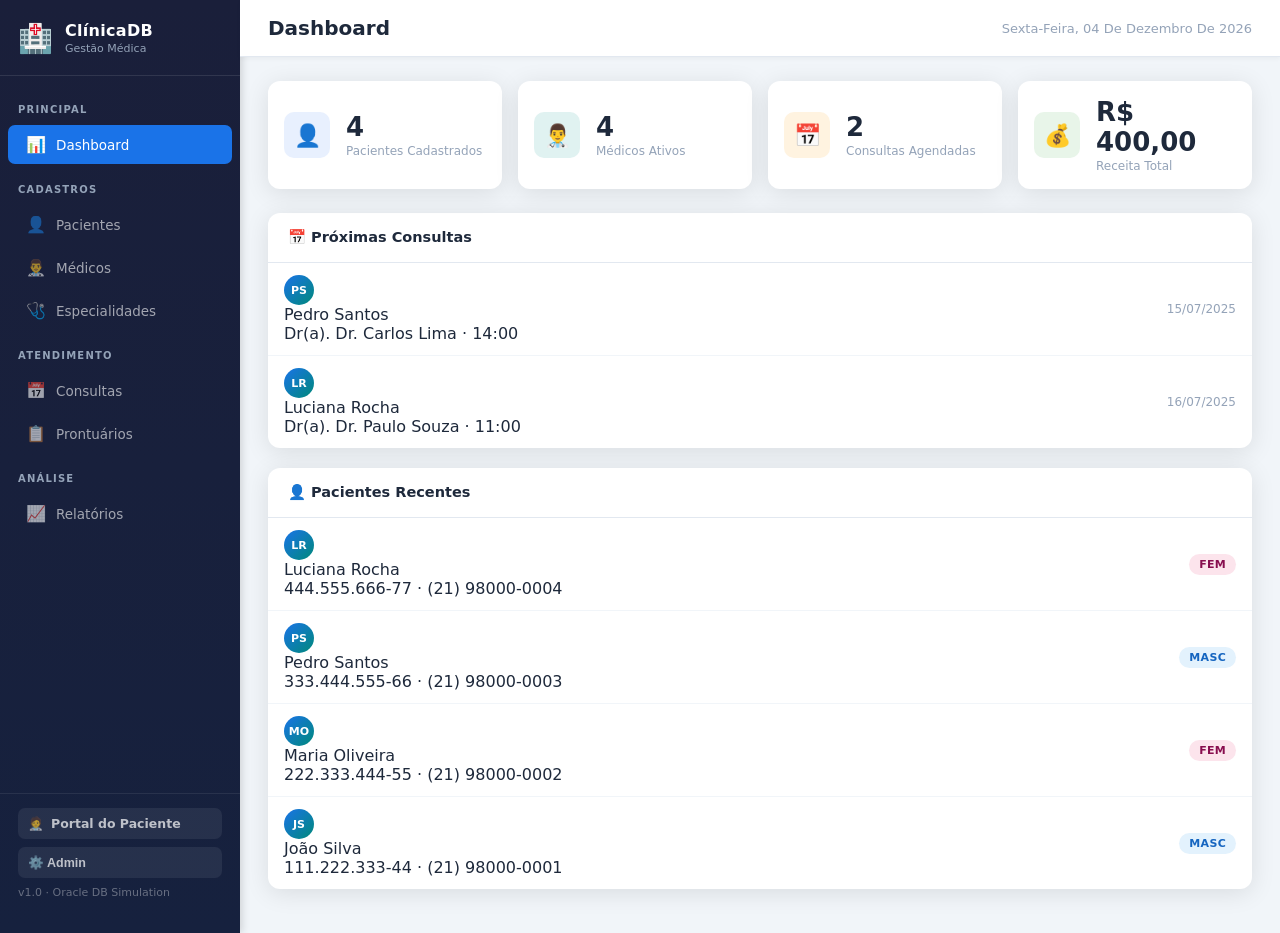
<file: index.html>
<!DOCTYPE html>
<html lang="pt-BR">
<head>
<meta charset="UTF-8"/>
<meta name="viewport" content="width=device-width, initial-scale=1.0"/>
<title>ClínicaDB — Sistema de Gestão Médica</title>
<link rel="stylesheet" href="css/index.css">
</head>
<body>

<!-- ═══ SIDEBAR ═══ -->
<nav id="sidebar">
  <div class="sidebar-logo">
    <span class="icon">🏥</span>
    <div>
      <h1>ClínicaDB</h1>
      <span>Gestão Médica</span>
    </div>
  </div>
  <div class="sidebar-nav">
    <div class="nav-section">Principal</div>
    <div class="nav-item active" data-page="dashboard">
      <span class="nav-icon">📊</span> Dashboard
    </div>

    <div class="nav-section">Cadastros</div>
    <div class="nav-item" data-page="pacientes">
      <span class="nav-icon">👤</span> Pacientes
    </div>
    <div class="nav-item" data-page="medicos">
      <span class="nav-icon">👨‍⚕️</span> Médicos
    </div>
    <div class="nav-item" data-page="especialidades">
      <span class="nav-icon">🩺</span> Especialidades
    </div>

    <div class="nav-section">Atendimento</div>
    <div class="nav-item" data-page="consultas">
      <span class="nav-icon">📅</span> Consultas
    </div>
    <div class="nav-item" data-page="prontuarios">
      <span class="nav-icon">📋</span> Prontuários
    </div>

    <div class="nav-section">Análise</div>
    <div class="nav-item" data-page="relatorios">
      <span class="nav-icon">📈</span> Relatórios
    </div>
  </div>
  <div class="sidebar-footer">
    <a href="login.html">
      <span>🧑‍⚕️</span> Portal do Paciente
    </a>
    <button class="btn-admin" id="btn-admin" title="Painel de Administração">⚙️ Admin</button>
    <span class="version-text">v1.0 · Oracle DB Simulation</span>
  </div>
</nav>

<!-- ═══ MAIN ═══ -->
<div id="main">
  <header id="header">
    <div class="page-title" id="hdr-title">Dashboard</div>
    <div class="header-right">
      <span class="header-date" id="hdr-date"></span>
      <button class="btn-new" id="btn-new">＋ Novo Registro</button>
    </div>
  </header>

  <div id="content">

    <!-- ═══ DASHBOARD ═══ -->
    <div class="page active" id="page-dashboard">
      <div class="stats-grid" id="stats-grid"></div>
      <div class="dash-grid">
        <div class="card">
          <div class="card-header"><span class="card-title">📅 Próximas Consultas</span></div>
          <div id="dash-consultas"></div>
        </div>
        <div class="card">
          <div class="card-header"><span class="card-title">👤 Pacientes Recentes</span></div>
          <div id="dash-pacientes"></div>
        </div>
      </div>
    </div>

    <!-- ═══ PACIENTES ═══ -->
    <div class="page" id="page-pacientes">
      <div class="card">
        <div class="card-header">
          <span class="card-title">Pacientes Cadastrados</span>
        </div>
        <div class="toolbar">
          <div class="search-wrap">
            <span class="search-icon">🔍</span>
            <input type="text" id="search-pac" placeholder="Buscar por nome ou CPF…"/>
          </div>
          <select class="filter-select" id="filter-pac-sexo">
            <option value="">Todos os sexos</option>
            <option value="M">Masculino</option>
            <option value="F">Feminino</option>
            <option value="O">Outro</option>
          </select>
        </div>
        <div class="card-body"><table id="tbl-pacientes">
          <thead><tr>
            <th>#</th><th>Nome</th><th>CPF</th><th>Nascimento</th><th>Sexo</th><th>Telefone</th><th>Ações</th>
          </tr></thead>
          <tbody id="body-pacientes"></tbody>
        </table></div>
      </div>
    </div>

    <!-- ═══ MÉDICOS ═══ -->
    <div class="page" id="page-medicos">
      <div class="card">
        <div class="card-header"><span class="card-title">Médicos da Clínica</span></div>
        <div class="toolbar">
          <div class="search-wrap">
            <span class="search-icon">🔍</span>
            <input type="text" id="search-med" placeholder="Buscar por nome ou CRM…"/>
          </div>
          <select class="filter-select" id="filter-med-esp"></select>
        </div>
        <div class="card-body"><table>
          <thead><tr><th>#</th><th>Nome</th><th>CRM</th><th>Especialidade</th><th>Telefone</th><th>Status</th><th>Ações</th></tr></thead>
          <tbody id="body-medicos"></tbody>
        </table></div>
      </div>
    </div>

    <!-- ═══ ESPECIALIDADES ═══ -->
    <div class="page" id="page-especialidades">
      <div class="card">
        <div class="card-header"><span class="card-title">Especialidades</span></div>
        <div class="card-body"><table>
          <thead><tr><th>#</th><th>Nome</th><th>Descrição</th><th>Status</th><th>Ações</th></tr></thead>
          <tbody id="body-especialidades"></tbody>
        </table></div>
      </div>
    </div>

    <!-- ═══ CONSULTAS ═══ -->
    <div class="page" id="page-consultas">
      <div class="card">
        <div class="card-header"><span class="card-title">Agendamentos e Consultas</span></div>
        <div class="toolbar">
          <div class="search-wrap">
            <span class="search-icon">🔍</span>
            <input type="text" id="search-con" placeholder="Buscar por paciente ou médico…"/>
          </div>
          <select class="filter-select" id="filter-con-status">
            <option value="">Todos os status</option>
            <option value="AGENDADA">Agendada</option>
            <option value="REALIZADA">Realizada</option>
            <option value="CANCELADA">Cancelada</option>
            <option value="FALTA">Falta</option>
          </select>
        </div>
        <div class="card-body"><table>
          <thead><tr><th>#</th><th>Paciente</th><th>Médico</th><th>Data</th><th>Hora</th><th>Status</th><th>Valor</th><th>Ações</th></tr></thead>
          <tbody id="body-consultas"></tbody>
        </table></div>
      </div>
    </div>

    <!-- ═══ PRONTUÁRIOS ═══ -->
    <div class="page" id="page-prontuarios">
      <div class="card">
        <div class="card-header"><span class="card-title">Prontuários Médicos</span></div>
        <div class="toolbar">
          <div class="search-wrap">
            <span class="search-icon">🔍</span>
            <input type="text" id="search-pro" placeholder="Buscar por paciente ou diagnóstico…"/>
          </div>
        </div>
        <div class="card-body"><table>
          <thead><tr><th>#</th><th>Paciente</th><th>Médico</th><th>Data Consulta</th><th>Diagnóstico</th><th>Registro</th><th>Ações</th></tr></thead>
          <tbody id="body-prontuarios"></tbody>
        </table></div>
      </div>
    </div>

    <!-- ═══ RELATÓRIOS ═══ -->
    <div class="page" id="page-relatorios">
      <div class="rel-grid">
        <div class="rel-card active" data-rel="faturamento" onclick="runReport(this,'faturamento')">
          <div class="rel-icon">💰</div>
          <h3>Faturamento</h3>
          <p>Receita por médico</p>
        </div>
        <div class="rel-card" data-rel="consultas_status" onclick="runReport(this,'consultas_status')">
          <div class="rel-icon">📊</div>
          <h3>Status das Consultas</h3>
          <p>Totais por status</p>
        </div>
        <div class="rel-card" data-rel="pacientes_top" onclick="runReport(this,'pacientes_top')">
          <div class="rel-icon">👥</div>
          <h3>Top Pacientes</h3>
          <p>Maior número de consultas</p>
        </div>
        <div class="rel-card" data-rel="medicos_perf" onclick="runReport(this,'medicos_perf')">
          <div class="rel-icon">👨‍⚕️</div>
          <h3>Desempenho Médicos</h3>
          <p>Consultas por especialidade</p>
        </div>
        <div class="rel-card" data-rel="convenios" onclick="runReport(this,'convenios')">
          <div class="rel-icon">🏷️</div>
          <h3>Convênios</h3>
          <p>Pacientes por operadora</p>
        </div>
        <div class="rel-card" data-rel="proximas" onclick="runReport(this,'proximas')">
          <div class="rel-icon">📅</div>
          <h3>Agenda</h3>
          <p>Próximas consultas</p>
        </div>
      </div>
      <div id="rel-output"></div>
    </div>

  </div><!-- /content -->
</div><!-- /main -->

<!-- ═══ MODALS ═══ -->

<!-- Paciente -->
<div class="overlay" id="modal-paciente">
  <div class="modal">
    <div class="modal-header">
      <h2 id="pac-modal-title">Novo Paciente</h2>
      <button class="modal-close" onclick="closeModal('modal-paciente')">✕</button>
    </div>
    <div class="modal-body">
      <div class="form-grid">
        <div class="form-group full"><label>Nome completo *</label><input id="pac-nome" placeholder="Ex: João da Silva"/></div>
        <div class="form-group"><label>CPF *</label><input id="pac-cpf" placeholder="000.000.000-00"/></div>
        <div class="form-group"><label>Data de nascimento *</label><input type="date" id="pac-nasc"/></div>
        <div class="form-group"><label>Sexo *</label>
          <select id="pac-sexo"><option value="">Selecione</option><option value="M">Masculino</option><option value="F">Feminino</option><option value="O">Outro</option></select>
        </div>
        <div class="form-group"><label>Telefone</label><input id="pac-tel" placeholder="(21) 99000-0000"/></div>
        <div class="form-group"><label>E-mail</label><input id="pac-email" placeholder="email@exemplo.com"/></div>
        <div class="form-group full"><label>Endereço</label><input id="pac-end" placeholder="Rua, número, bairro"/></div>
        <div class="form-group"><label>CEP</label><input id="pac-cep" placeholder="00000-000"/></div>
      </div>
    </div>
    <div class="modal-footer">
      <button class="btn btn-ghost" onclick="closeModal('modal-paciente')">Cancelar</button>
      <button class="btn btn-primary" onclick="savePaciente()">💾 Salvar</button>
    </div>
  </div>
</div>

<!-- Médico -->
<div class="overlay" id="modal-medico">
  <div class="modal">
    <div class="modal-header">
      <h2 id="med-modal-title">Novo Médico</h2>
      <button class="modal-close" onclick="closeModal('modal-medico')">✕</button>
    </div>
    <div class="modal-body">
      <div class="form-grid">
        <div class="form-group full"><label>Nome completo *</label><input id="med-nome" placeholder="Dr(a). Nome"/></div>
        <div class="form-group"><label>CRM *</label><input id="med-crm" placeholder="CRM/RJ-00000"/></div>
        <div class="form-group"><label>Especialidade *</label><select id="med-esp"></select></div>
        <div class="form-group"><label>Telefone</label><input id="med-tel" placeholder="(21) 99000-0000"/></div>
        <div class="form-group"><label>E-mail</label><input id="med-email" placeholder="email@clinica.com"/></div>
        <div class="form-group"><label>Status</label>
          <select id="med-ativo"><option value="1">Ativo</option><option value="0">Inativo</option></select>
        </div>
      </div>
    </div>
    <div class="modal-footer">
      <button class="btn btn-ghost" onclick="closeModal('modal-medico')">Cancelar</button>
      <button class="btn btn-primary" onclick="saveMedico()">💾 Salvar</button>
    </div>
  </div>
</div>

<!-- Especialidade -->
<div class="overlay" id="modal-especialidade">
  <div class="modal">
    <div class="modal-header">
      <h2>Especialidade</h2>
      <button class="modal-close" onclick="closeModal('modal-especialidade')">✕</button>
    </div>
    <div class="modal-body">
      <div class="form-grid">
        <div class="form-group full"><label>Nome *</label><input id="esp-nome" placeholder="Ex: Cardiologia"/></div>
        <div class="form-group full"><label>Descrição</label><textarea id="esp-desc" placeholder="Breve descrição da especialidade"></textarea></div>
        <div class="form-group"><label>Status</label>
          <select id="esp-ativo"><option value="1">Ativa</option><option value="0">Inativa</option></select>
        </div>
      </div>
    </div>
    <div class="modal-footer">
      <button class="btn btn-ghost" onclick="closeModal('modal-especialidade')">Cancelar</button>
      <button class="btn btn-primary" onclick="saveEspecialidade()">💾 Salvar</button>
    </div>
  </div>
</div>

<!-- Consulta -->
<div class="overlay" id="modal-consulta">
  <div class="modal">
    <div class="modal-header">
      <h2 id="con-modal-title">Nova Consulta</h2>
      <button class="modal-close" onclick="closeModal('modal-consulta')">✕</button>
    </div>
    <div class="modal-body">
      <div class="form-grid">
        <div class="form-group full"><label>Paciente *</label><select id="con-pac"></select></div>
        <div class="form-group full"><label>Médico *</label><select id="con-med"></select></div>
        <div class="form-group"><label>Data *</label><input type="date" id="con-data"/></div>
        <div class="form-group"><label>Hora *</label><input type="time" id="con-hora"/></div>
        <div class="form-group"><label>Status</label>
          <select id="con-status">
            <option value="AGENDADA">Agendada</option>
            <option value="REALIZADA">Realizada</option>
            <option value="CANCELADA">Cancelada</option>
            <option value="FALTA">Falta</option>
          </select>
        </div>
        <div class="form-group"><label>Valor (R$)</label><input type="number" id="con-valor" placeholder="0.00" min="0" step="0.01"/></div>
        <div class="form-group full"><label>Motivo</label><textarea id="con-motivo" placeholder="Motivo da consulta…"></textarea></div>
      </div>
    </div>
    <div class="modal-footer">
      <button class="btn btn-ghost" onclick="closeModal('modal-consulta')">Cancelar</button>
      <button class="btn btn-primary" onclick="saveConsulta()">💾 Salvar</button>
    </div>
  </div>
</div>

<!-- Prontuário -->
<div class="overlay" id="modal-prontuario">
  <div class="modal">
    <div class="modal-header">
      <h2 id="pro-modal-title">Prontuário Médico</h2>
      <button class="modal-close" onclick="closeModal('modal-prontuario')">✕</button>
    </div>
    <div class="modal-body">
      <div id="pro-consulta-info" class="consultation-info"></div>
      <div class="form-grid">
        <div class="form-group full"><label>Diagnóstico (CID)</label><textarea id="pro-diag" placeholder="Ex: G43 — Enxaqueca sem aura"></textarea></div>
        <div class="form-group full"><label>Prescrição</label><textarea id="pro-presc" placeholder="Medicamentos e dosagens…"></textarea></div>
        <div class="form-group full"><label>Observações</label><textarea id="pro-obs" placeholder="Orientações, pedido de exames…"></textarea></div>
      </div>
    </div>
    <div class="modal-footer">
      <button class="btn btn-ghost" onclick="closeModal('modal-prontuario')">Cancelar</button>
      <button class="btn btn-primary" onclick="saveProntuario()">💾 Salvar</button>
    </div>
  </div>
</div>

<!-- View Prontuário -->
<div class="overlay" id="modal-view-pro">
  <div class="modal">
    <div class="modal-header">
      <h2>📋 Prontuário Médico</h2>
      <button class="modal-close" onclick="closeModal('modal-view-pro')">✕</button>
    </div>
    <div class="modal-body" id="view-pro-content"></div>
    <div class="modal-footer">
      <button class="btn btn-ghost" onclick="closeModal('modal-view-pro')">Fechar</button>
    </div>
  </div>
</div>

<!-- Admin Panel Modal -->
<div class="overlay" id="modal-admin">
  <div class="modal">
    <div class="modal-header">
      <h2>⚙️ Painel de Administração</h2>
      <button class="modal-close" onclick="closeModal('modal-admin')">✕</button>
    </div>
    <div class="modal-body">
      <div style="display: flex; flex-direction: column; gap: 16px;">
        
        <div style="padding: 16px; background: #fff3cd; border-radius: 9px; border-left: 4px solid #ffc107;">
          <h4 style="margin-bottom: 8px; color: #856404;">⚠️ Gerenciar Dados</h4>
          <p style="font-size: 13px; color: #856404; margin-bottom: 12px;">Cuidado! Estas operações afetam todos os dados do sistema.</p>
          
          <div style="display: grid; grid-template-columns: 1fr 1fr; gap: 10px; margin-bottom: 12px;">
            <button class="btn btn-ghost" onclick="exportarDados()" style="text-align: center;">
              📥 Exportar Dados
            </button>
            <button class="btn btn-ghost" onclick="document.getElementById('import-file').click()" style="text-align: center;">
              📤 Importar Dados
            </button>
          </div>
          <input type="file" id="import-file" accept=".json" style="display: none;" onchange="importarDados(event)"/>
          
          <button class="btn" style="width: 100%; background: #e74c3c; color: white; border: none; border-radius: 9px; padding: 10px 12px; font-weight: 700; cursor: pointer; transition: all .15s;" 
            onmouseover="this.style.background='#c0392b'" onmouseout="this.style.background='#e74c3c'" 
            onclick="limparTodosDados()">
            🗑️ Limpar Todos os Dados
          </button>
        </div>

        <div style="padding: 16px; background: #e8f4f8; border-radius: 9px; border-left: 4px solid #0099cc;">
          <h4 style="margin-bottom: 8px; color: #0c5460;">ℹ️ Informações</h4>
          <div style="font-size: 13px; color: #0c5460; line-height: 1.6;">
            <p><strong>Pacientes:</strong> <span id="info-pacs">0</span></p>
            <p><strong>Médicos:</strong> <span id="info-meds">0</span></p>
            <p><strong>Especialidades:</strong> <span id="info-esps">0</span></p>
            <p><strong>Consultas:</strong> <span id="info-cons">0</span></p>
            <p><strong>Prontuários:</strong> <span id="info-pros">0</span></p>
            <p style="margin-top: 10px; font-size: 12px; color: #0a3f51;">
              💾 Tamanho localStorage: <span id="info-size">0 KB</span>
            </p>
          </div>
        </div>

      </div>
    </div>
    <div class="modal-footer">
      <button class="btn btn-ghost" onclick="closeModal('modal-admin')">Fechar</button>
    </div>
  </div>
</div>

<!-- Toast -->
<div id="toast"></div>

<script>
// ═══════════════════════════════════════════════════
//  DATA LAYER — localStorage simulating Oracle DB
// ═══════════════════════════════════════════════════
const DB = {
  get(k)    { return JSON.parse(localStorage.getItem(k) || '[]'); },
  set(k,v)  { localStorage.setItem(k, JSON.stringify(v)); },
  nextId(k) { const r = JSON.parse(localStorage.getItem(k+'_seq') || '0') + 1; localStorage.setItem(k+'_seq', r); return r; }
};

function seed() {
  if (DB.get('seeded').length) return;

  // ESPECIALIDADES
  const esps = [
    {id:1,nome:'Clínica Geral',   descricao:'Atendimento geral e triagem',               ativo:1},
    {id:2,nome:'Cardiologia',     descricao:'Doenças do coração e sistema circulatório',  ativo:1},
    {id:3,nome:'Dermatologia',    descricao:'Doenças da pele, cabelo e unhas',            ativo:1},
    {id:4,nome:'Pediatria',       descricao:'Atendimento a crianças e adolescentes',      ativo:1},
    {id:5,nome:'Ortopedia',       descricao:'Ossos, articulações e musculatura',          ativo:1},
  ];
  DB.set('especialidades', esps);
  localStorage.setItem('especialidades_seq', '5');

  // MÉDICOS
  const meds = [
    {id:1,nome:'Dr. Carlos Lima',    crm:'CRM/RJ-12345',id_especialidade:1,telefone:'(21) 99001-1111',email:'carlos@clinica.com',ativo:1},
    {id:2,nome:'Dra. Ana Ferreira',  crm:'CRM/RJ-23456',id_especialidade:2,telefone:'(21) 99001-2222',email:'ana@clinica.com',   ativo:1},
    {id:3,nome:'Dr. Paulo Souza',    crm:'CRM/RJ-34567',id_especialidade:3,telefone:'(21) 99001-3333',email:'paulo@clinica.com', ativo:1},
    {id:4,nome:'Dra. Mariana Costa', crm:'CRM/RJ-45678',id_especialidade:4,telefone:'(21) 99001-4444',email:'mariana@clinica.com',ativo:1},
  ];
  DB.set('medicos', meds);
  localStorage.setItem('medicos_seq', '4');

  // PACIENTES
  const pacs = [
    {id:1,nome:'João Silva',      cpf:'111.222.333-44',data_nascimento:'1990-03-15',sexo:'M',telefone:'(21) 98000-0001',email:'joao@email.com',   endereco:'Rua das Flores, 100 — Madureira',   cep:'21300-000',data_cadastro:'2025-01-10'},
    {id:2,nome:'Maria Oliveira',  cpf:'222.333.444-55',data_nascimento:'1985-07-22',sexo:'F',telefone:'(21) 98000-0002',email:'maria@email.com',  endereco:'Av. Brasil, 500 — Centro',          cep:'20900-000',data_cadastro:'2025-01-15'},
    {id:3,nome:'Pedro Santos',    cpf:'333.444.555-66',data_nascimento:'2000-11-30',sexo:'M',telefone:'(21) 98000-0003',email:'pedro@email.com',  endereco:'Rua Uruguai, 40 — Tijuca',          cep:'20510-060',data_cadastro:'2025-02-03'},
    {id:4,nome:'Luciana Rocha',   cpf:'444.555.666-77',data_nascimento:'1978-01-05',sexo:'F',telefone:'(21) 98000-0004',email:'luciana@email.com',endereco:'Rua Conde de Bonfim, 200 — Tijuca', cep:'20520-050',data_cadastro:'2025-02-20'},
  ];
  DB.set('pacientes', pacs);
  localStorage.setItem('pacientes_seq', '4');

  // CONSULTAS
  const cons = [
    {id:1,id_paciente:1,id_medico:1,data_consulta:'2025-07-10',hora_consulta:'09:00',status:'REALIZADA', motivo:'Dor de cabeça frequente',  valor:150},
    {id:2,id_paciente:2,id_medico:2,data_consulta:'2025-07-12',hora_consulta:'10:30',status:'REALIZADA', motivo:'Palpitações e cansaço',    valor:250},
    {id:3,id_paciente:3,id_medico:1,data_consulta:'2025-07-15',hora_consulta:'14:00',status:'AGENDADA',  motivo:'Consulta de rotina',       valor:150},
    {id:4,id_paciente:4,id_medico:3,data_consulta:'2025-07-16',hora_consulta:'11:00',status:'AGENDADA',  motivo:'Manchas na pele',          valor:200},
    {id:5,id_paciente:1,id_medico:2,data_consulta:'2025-07-20',hora_consulta:'08:00',status:'CANCELADA', motivo:'Acompanhamento cardíaco',  valor:250},
  ];
  DB.set('consultas', cons);
  localStorage.setItem('consultas_seq', '5');

  // PRONTUÁRIOS
  const pros = [
    {id:1,id_consulta:1,diagnostico:'G43 — Enxaqueca sem aura',prescricao:'Dipirona 500mg — 1 comprimido a cada 6h por 3 dias',observacoes:'Paciente orientado a reduzir cafeína e manter hidratação.',data_registro:'2025-07-10'},
    {id:2,id_consulta:2,diagnostico:'R00.0 — Taquicardia',     prescricao:'Atenolol 25mg — 1 comprimido em jejum por 30 dias', observacoes:'Solicitar ECG e Holter 24h. Retorno em 30 dias.',          data_registro:'2025-07-12'},
  ];
  DB.set('prontuarios', pros);
  localStorage.setItem('prontuarios_seq', '2');

  // AUTENTICAÇÃO DE TESTE (permite login com pacientes de seed)
  const auths = [
    {id_paciente:1, email:'joao@email.com', senha:btoa(unescape(encodeURIComponent('senha123')))},
    {id_paciente:2, email:'maria@email.com', senha:btoa(unescape(encodeURIComponent('senha123')))},
    {id_paciente:3, email:'pedro@email.com', senha:btoa(unescape(encodeURIComponent('senha123')))},
    {id_paciente:4, email:'luciana@email.com', senha:btoa(unescape(encodeURIComponent('senha123')))}
  ];
  DB.set('pac_auth', auths);

  DB.set('seeded', [1]);
}

// ═══════════════════════════════════════════════════
//  HELPERS
// ═══════════════════════════════════════════════════
const $ = id => document.getElementById(id);
const fmtDate = d => d ? new Date(d+'T12:00:00').toLocaleDateString('pt-BR') : '—';
const fmtMoney = v => v != null ? 'R$ ' + Number(v).toFixed(2).replace('.',',') : '—';
const initials = s => s.split(' ').map(w=>w[0]).join('').slice(0,2).toUpperCase();

function getPac(id)  { return DB.get('pacientes').find(x=>x.id==id) || {}; }
function getMed(id)  { return DB.get('medicos').find(x=>x.id==id) || {}; }
function getEsp(id)  { return DB.get('especialidades').find(x=>x.id==id) || {}; }
function getCon(id)  { return DB.get('consultas').find(x=>x.id==id) || {}; }

function toast(msg, type='success') {
  const t = $('toast'); t.textContent = msg; t.className = 'show ' + type;
  setTimeout(() => t.className = '', 2500);
}

function openModal(id)  { $(id).classList.add('open'); }
function closeModal(id) { $(id).classList.remove('open'); currentEditId = null; }

let currentEditId  = null;
let currentPage    = 'dashboard';
let currentProConId = null;

// ═══════════════════════════════════════════════════
//  NAVIGATION
// ═══════════════════════════════════════════════════
const pageTitles = {
  dashboard:'Dashboard', pacientes:'Pacientes', medicos:'Médicos',
  especialidades:'Especialidades', consultas:'Consultas',
  prontuarios:'Prontuários', relatorios:'Relatórios'
};
const newBtnLabels = {
  pacientes:'+ Novo Paciente', medicos:'+ Novo Médico',
  especialidades:'+ Nova Especialidade', consultas:'+ Nova Consulta',
  prontuarios:'+ Novo Prontuário', dashboard:'', relatorios:''
};

document.querySelectorAll('.nav-item').forEach(el => {
  el.addEventListener('click', () => {
    document.querySelectorAll('.nav-item').forEach(n => n.classList.remove('active'));
    el.classList.add('active');
    const page = el.dataset.page;
    currentPage = page;
    document.querySelectorAll('.page').forEach(p => p.classList.remove('active'));
    $('page-'+page).classList.add('active');
    $('hdr-title').textContent = pageTitles[page];
    const lbl = newBtnLabels[page] || '';
    $('btn-new').style.display = lbl ? '' : 'none';
    $('btn-new').textContent = lbl;
    renderPage(page);
  });
});

$('btn-new').addEventListener('click', () => {
  currentEditId = null;
  if (currentPage === 'pacientes')      { clearPacForm(); $('pac-modal-title').textContent='Novo Paciente'; openModal('modal-paciente'); }
  if (currentPage === 'medicos')        { clearMedForm(); $('med-modal-title').textContent='Novo Médico';   openModal('modal-medico'); }
  if (currentPage === 'especialidades') { clearEspForm(); openModal('modal-especialidade'); }
  if (currentPage === 'consultas')      { clearConForm(); $('con-modal-title').textContent='Nova Consulta'; openModal('modal-consulta'); }
  if (currentPage === 'prontuarios')    { openProntuarioNew(); }
});

function renderPage(p) {
  if (p==='dashboard')     renderDashboard();
  if (p==='pacientes')     renderPacientes();
  if (p==='medicos')       renderMedicos();
  if (p==='especialidades')renderEspecialidades();
  if (p==='consultas')     renderConsultas();
  if (p==='prontuarios')   renderProntuarios();
  if (p==='relatorios')    { runReport(document.querySelector('.rel-card.active'), 'faturamento'); }
}

// ═══════════════════════════════════════════════════
//  DASHBOARD
// ═══════════════════════════════════════════════════
function renderDashboard() {
  const pacs = DB.get('pacientes');
  const meds = DB.get('medicos');
  const cons = DB.get('consultas');
  const pros = DB.get('prontuarios');

  const agendadas = cons.filter(c=>c.status==='AGENDADA').length;
  const receita   = cons.filter(c=>c.status==='REALIZADA').reduce((s,c)=>s+(+c.valor||0),0);

  $('stats-grid').innerHTML = `
    <div class="stat-card"><div class="stat-icon blue">👤</div><div><div class="stat-val">${pacs.length}</div><div class="stat-lbl">Pacientes Cadastrados</div></div></div>
    <div class="stat-card"><div class="stat-icon teal">👨‍⚕️</div><div><div class="stat-val">${meds.length}</div><div class="stat-lbl">Médicos Ativos</div></div></div>
    <div class="stat-card"><div class="stat-icon orange">📅</div><div><div class="stat-val">${agendadas}</div><div class="stat-lbl">Consultas Agendadas</div></div></div>
    <div class="stat-card"><div class="stat-icon green">💰</div><div><div class="stat-val">${fmtMoney(receita)}</div><div class="stat-lbl">Receita Total</div></div></div>
  `;

  const upcoming = cons.filter(c=>c.status==='AGENDADA').sort((a,b)=>a.data_consulta.localeCompare(b.data_consulta)).slice(0,5);
  $('dash-consultas').innerHTML = upcoming.length ? upcoming.map(c => {
    const p = getPac(c.id_paciente); const m = getMed(c.id_medico);
    return `<div class="list-item">
      <div class="list-item-left">
        <div class="avatar">${initials(p.nome||'?')}</div>
        <div><div class="list-name">${p.nome||'—'}</div><div class="list-sub">Dr(a). ${m.nome||'—'} · ${c.hora_consulta}</div></div>
      </div>
      <div class="date-text">${fmtDate(c.data_consulta)}</div>
    </div>`;
  }).join('') : '<div class="empty"><div class="empty-icon">📅</div><p>Nenhuma consulta agendada</p></div>';

  const recPacs = [...pacs].reverse().slice(0,5);
  $('dash-pacientes').innerHTML = recPacs.length ? recPacs.map(p => `
    <div class="list-item">
      <div class="list-item-left">
        <div class="avatar teal">${initials(p.nome||'?')}</div>
        <div><div class="list-name">${p.nome}</div><div class="list-sub">${p.cpf} · ${p.telefone||'—'}</div></div>
      </div>
      <span class="badge badge-${p.sexo.toLowerCase()}">${p.sexo==='M'?'Masc':p.sexo==='F'?'Fem':'Outro'}</span>
    </div>
  `).join('') : '';
}

// ═══════════════════════════════════════════════════
//  PACIENTES
// ═══════════════════════════════════════════════════
function renderPacientes(filter='', sexo='') {
  let data = DB.get('pacientes');
  if (filter) data = data.filter(p => p.nome.toLowerCase().includes(filter.toLowerCase()) || p.cpf.includes(filter));
  if (sexo)   data = data.filter(p => p.sexo === sexo);
  const tbody = $('body-pacientes');
  tbody.innerHTML = data.length ? data.map(p => `
    <tr>
      <td class="item-id">#${p.id}</td>
      <td><div class="item-with-avatar"><div class="avatar">${initials(p.nome)}</div><span class="item-bold">${p.nome}</span></div></td>
      <td class="item-code">${p.cpf}</td>
      <td>${fmtDate(p.data_nascimento)}</td>
      <td><span class="badge badge-${p.sexo.toLowerCase()}">${p.sexo==='M'?'Masculino':p.sexo==='F'?'Feminino':'Outro'}</span></td>
      <td>${p.telefone||'—'}</td>
      <td><div class="actions">
        <button class="btn-icon btn-edit" title="Editar" onclick="editPaciente(${p.id})">✏️</button>
        <button class="btn-icon btn-del"  title="Excluir" onclick="delPaciente(${p.id})">🗑️</button>
      </div></td>
    </tr>`).join('') : `<tr><td colspan="7"><div class="empty"><div class="empty-icon">👤</div><p>Nenhum paciente encontrado</p></div></td></tr>`;
}

$('search-pac').addEventListener('input', e => renderPacientes(e.target.value, $('filter-pac-sexo').value));
$('filter-pac-sexo').addEventListener('change', e => renderPacientes($('search-pac').value, e.target.value));

function clearPacForm() {
  ['pac-nome','pac-cpf','pac-nasc','pac-tel','pac-email','pac-end','pac-cep'].forEach(id => $(id).value='');
  $('pac-sexo').value='';
}

function editPaciente(id) {
  currentEditId = id;
  const p = DB.get('pacientes').find(x=>x.id===id);
  if (!p) return;
  $('pac-nome').value = p.nome; $('pac-cpf').value = p.cpf; $('pac-nasc').value = p.data_nascimento;
  $('pac-sexo').value = p.sexo; $('pac-tel').value = p.telefone||''; $('pac-email').value = p.email||'';
  $('pac-end').value = p.endereco||''; $('pac-cep').value = p.cep||'';
  $('pac-modal-title').textContent = 'Editar Paciente';
  openModal('modal-paciente');
}

function savePaciente() {
  const nome = $('pac-nome').value.trim();
  const cpf  = $('pac-cpf').value.trim();
  const nasc = $('pac-nasc').value;
  const sexo = $('pac-sexo').value;
  if (!nome || !cpf || !nasc || !sexo) { toast('Preencha os campos obrigatórios!', 'error'); return; }
  let pacs = DB.get('pacientes');
  if (currentEditId) {
    pacs = pacs.map(p => p.id===currentEditId ? {...p,nome,cpf,data_nascimento:nasc,sexo,telefone:$('pac-tel').value,email:$('pac-email').value,endereco:$('pac-end').value,cep:$('pac-cep').value} : p);
    toast('Paciente atualizado com sucesso!');
  } else {
    const dup = pacs.find(p=>p.cpf===cpf);
    if (dup) { toast('CPF já cadastrado!','error'); return; }
    pacs.push({id:DB.nextId('pacientes'),nome,cpf,data_nascimento:nasc,sexo,telefone:$('pac-tel').value,email:$('pac-email').value,endereco:$('pac-end').value,cep:$('pac-cep').value,data_cadastro:new Date().toISOString().slice(0,10)});
    toast('Paciente cadastrado com sucesso!');
  }
  DB.set('pacientes', pacs); closeModal('modal-paciente'); renderPacientes();
}

function delPaciente(id) {
  if (!confirm('Excluir este paciente? Consultas vinculadas serão perdidas.')) return;
  DB.set('pacientes', DB.get('pacientes').filter(p=>p.id!==id));
  toast('Paciente excluído.'); renderPacientes(); renderDashboard();
}

// ═══════════════════════════════════════════════════
//  MÉDICOS
// ═══════════════════════════════════════════════════
function renderMedicos(filter='', espId='') {
  let data = DB.get('medicos');
  if (filter) data = data.filter(m => m.nome.toLowerCase().includes(filter.toLowerCase()) || m.crm.toLowerCase().includes(filter.toLowerCase()));
  if (espId)  data = data.filter(m => m.id_especialidade == espId);
  const tbody = $('body-medicos');
  tbody.innerHTML = data.length ? data.map(m => {
    const esp = getEsp(m.id_especialidade);
    return `<tr>
      <td class="item-id">#${m.id}</td>
      <td><span class="item-bold">${m.nome}</span></td>
      <td class="item-code">${m.crm}</td>
      <td>${esp.nome||'—'}</td>
      <td>${m.telefone||'—'}</td>
      <td><span class="badge badge-${m.ativo?'ativo':'inativo'}">${m.ativo?'Ativo':'Inativo'}</span></td>
      <td><div class="actions">
        <button class="btn-icon btn-edit" onclick="editMedico(${m.id})">✏️</button>
        <button class="btn-icon btn-del"  onclick="delMedico(${m.id})">🗑️</button>
      </div></td>
    </tr>`;
  }).join('') : `<tr><td colspan="7"><div class="empty"><div class="empty-icon">👨‍⚕️</div><p>Nenhum médico encontrado</p></div></td></tr>`;
}

function populateEspFilters() {
  const esps = DB.get('especialidades');
  const sel = $('filter-med-esp');
  sel.innerHTML = '<option value="">Todas especialidades</option>' + esps.map(e=>`<option value="${e.id}">${e.nome}</option>`).join('');
  const medEsp = $('med-esp');
  if (medEsp) medEsp.innerHTML = '<option value="">Selecione</option>' + esps.filter(e=>e.ativo).map(e=>`<option value="${e.id}">${e.nome}</option>`).join('');
}

$('search-med').addEventListener('input', e => renderMedicos(e.target.value, $('filter-med-esp').value));
$('filter-med-esp').addEventListener('change', e => renderMedicos($('search-med').value, e.target.value));

function clearMedForm() {
  ['med-nome','med-crm','med-tel','med-email'].forEach(id => $(id).value='');
  $('med-esp').value=''; $('med-ativo').value='1';
  populateEspFilters();
}

function editMedico(id) {
  currentEditId = id;
  const m = DB.get('medicos').find(x=>x.id===id);
  if (!m) return;
  populateEspFilters();
  $('med-nome').value=m.nome; $('med-crm').value=m.crm; $('med-esp').value=m.id_especialidade;
  $('med-tel').value=m.telefone||''; $('med-email').value=m.email||''; $('med-ativo').value=m.ativo;
  $('med-modal-title').textContent='Editar Médico'; openModal('modal-medico');
}

function saveMedico() {
  const nome = $('med-nome').value.trim();
  const crm  = $('med-crm').value.trim();
  const esp  = +$('med-esp').value;
  if (!nome || !crm || !esp) { toast('Preencha os campos obrigatórios!','error'); return; }
  let meds = DB.get('medicos');
  if (currentEditId) {
    meds = meds.map(m => m.id===currentEditId ? {...m,nome,crm,id_especialidade:esp,telefone:$('med-tel').value,email:$('med-email').value,ativo:+$('med-ativo').value} : m);
    toast('Médico atualizado!');
  } else {
    if (meds.find(m=>m.crm===crm)) { toast('CRM já cadastrado!','error'); return; }
    meds.push({id:DB.nextId('medicos'),nome,crm,id_especialidade:esp,telefone:$('med-tel').value,email:$('med-email').value,ativo:1});
    toast('Médico cadastrado!');
  }
  DB.set('medicos',meds); closeModal('modal-medico'); renderMedicos();
}

function delMedico(id) {
  if (!confirm('Excluir este médico?')) return;
  DB.set('medicos', DB.get('medicos').filter(m=>m.id!==id));
  toast('Médico excluído.'); renderMedicos();
}

// ═══════════════════════════════════════════════════
//  ESPECIALIDADES
// ═══════════════════════════════════════════════════
function renderEspecialidades() {
  const data = DB.get('especialidades');
  $('body-especialidades').innerHTML = data.map(e=>`
    <tr>
      <td class="item-id">#${e.id}</td>
      <td><strong>${e.nome}</strong></td>
      <td>${e.descricao||'—'}</td>
      <td><span class="badge badge-${e.ativo?'ativo':'inativo'}">${e.ativo?'Ativa':'Inativa'}</span></td>
      <td><div class="actions">
        <button class="btn-icon btn-edit" onclick="editEsp(${e.id})">✏️</button>
        <button class="btn-icon btn-del"  onclick="delEsp(${e.id})">🗑️</button>
      </div></td>
    </tr>`).join('');
}

function clearEspForm() { $('esp-nome').value=''; $('esp-desc').value=''; $('esp-ativo').value='1'; }

function editEsp(id) {
  currentEditId = id;
  const e = DB.get('especialidades').find(x=>x.id===id);
  if (!e) return;
  $('esp-nome').value=e.nome; $('esp-desc').value=e.descricao||''; $('esp-ativo').value=e.ativo;
  openModal('modal-especialidade');
}

function saveEspecialidade() {
  const nome = $('esp-nome').value.trim();
  if (!nome) { toast('Nome obrigatório!','error'); return; }
  let esps = DB.get('especialidades');
  if (currentEditId) {
    esps = esps.map(e => e.id===currentEditId ? {...e,nome,descricao:$('esp-desc').value,ativo:+$('esp-ativo').value} : e);
    toast('Especialidade atualizada!');
  } else {
    esps.push({id:DB.nextId('especialidades'),nome,descricao:$('esp-desc').value,ativo:1});
    toast('Especialidade criada!');
  }
  DB.set('especialidades',esps); closeModal('modal-especialidade'); renderEspecialidades();
}

function delEsp(id) {
  if (!confirm('Excluir esta especialidade?')) return;
  DB.set('especialidades', DB.get('especialidades').filter(e=>e.id!==id));
  toast('Especialidade excluída.'); renderEspecialidades();
}

// ═══════════════════════════════════════════════════
//  CONSULTAS
// ═══════════════════════════════════════════════════
function renderConsultas(filter='', status='') {
  let data = DB.get('consultas');
  if (filter) {
    data = data.filter(c => {
      const p = getPac(c.id_paciente); const m = getMed(c.id_medico);
      return (p.nome||'').toLowerCase().includes(filter.toLowerCase()) || (m.nome||'').toLowerCase().includes(filter.toLowerCase());
    });
  }
  if (status) data = data.filter(c=>c.status===status);
  data.sort((a,b)=>b.data_consulta.localeCompare(a.data_consulta));
  const hasPro = id => DB.get('prontuarios').some(p=>p.id_consulta===id);
  $('body-consultas').innerHTML = data.length ? data.map(c=>{
    const p=getPac(c.id_paciente); const m=getMed(c.id_medico);
    return `<tr>
      <td class="item-id">#${c.id}</td>
      <td><strong>${p.nome||'—'}</strong></td>
      <td>${m.nome||'—'}</td>
      <td>${fmtDate(c.data_consulta)}</td>
      <td><code class="inline-code">${c.hora_consulta}</code></td>
      <td><span class="badge badge-${c.status.toLowerCase()}">${c.status}</span></td>
      <td>${fmtMoney(c.valor)}</td>
      <td><div class="actions">
        <button class="btn-icon btn-edit" onclick="editConsulta(${c.id})">✏️</button>
        ${c.status==='REALIZADA'&&!hasPro(c.id)?`<button class="btn-icon btn-view" title="Criar prontuário" onclick="openProntuarioFor(${c.id})">📋</button>`:''}
        <button class="btn-icon btn-del" onclick="delConsulta(${c.id})">🗑️</button>
      </div></td>
    </tr>`;
  }).join('') : `<tr><td colspan="8"><div class="empty"><div class="empty-icon">📅</div><p>Nenhuma consulta encontrada</p></div></td></tr>`;
}

$('search-con').addEventListener('input', e => renderConsultas(e.target.value, $('filter-con-status').value));
$('filter-con-status').addEventListener('change', e => renderConsultas($('search-con').value, e.target.value));

function clearConForm() {
  ['con-motivo'].forEach(id => $(id).value='');
  $('con-data').value=''; $('con-hora').value=''; $('con-valor').value='';
  $('con-status').value='AGENDADA';
  const pacs = DB.get('pacientes');
  const meds = DB.get('medicos');
  $('con-pac').innerHTML = '<option value="">Selecione o paciente</option>' + pacs.map(p=>`<option value="${p.id}">${p.nome}</option>`).join('');
  $('con-med').innerHTML = '<option value="">Selecione o médico</option>' + meds.map(m=>`<option value="${m.id}">${m.nome}</option>`).join('');
}

function editConsulta(id) {
  currentEditId = id;
  const c = DB.get('consultas').find(x=>x.id===id);
  if (!c) return;
  clearConForm();
  $('con-pac').value=c.id_paciente; $('con-med').value=c.id_medico;
  $('con-data').value=c.data_consulta; $('con-hora').value=c.hora_consulta;
  $('con-status').value=c.status; $('con-valor').value=c.valor||'';
  $('con-motivo').value=c.motivo||'';
  $('con-modal-title').textContent='Editar Consulta'; openModal('modal-consulta');
}

function saveConsulta() {
  const pac  = +$('con-pac').value;
  const med  = +$('con-med').value;
  const data = $('con-data').value;
  const hora = $('con-hora').value;
  if (!pac||!med||!data||!hora) { toast('Preencha os campos obrigatórios!','error'); return; }
  let cons = DB.get('consultas');
  const obj = {id_paciente:pac,id_medico:med,data_consulta:data,hora_consulta:hora,status:$('con-status').value,motivo:$('con-motivo').value,valor:+$('con-valor').value||null};
  if (currentEditId) {
    cons = cons.map(c=>c.id===currentEditId?{...c,...obj}:c);
    toast('Consulta atualizada!');
  } else {
    cons.push({id:DB.nextId('consultas'),...obj});
    toast('Consulta agendada!');
  }
  DB.set('consultas',cons); closeModal('modal-consulta'); renderConsultas(); renderDashboard();
}

function delConsulta(id) {
  if (!confirm('Excluir esta consulta?')) return;
  DB.set('consultas', DB.get('consultas').filter(c=>c.id!==id));
  DB.set('prontuarios', DB.get('prontuarios').filter(p=>p.id_consulta!==id));
  toast('Consulta excluída.'); renderConsultas();
}

// ═══════════════════════════════════════════════════
//  PRONTUÁRIOS
// ═══════════════════════════════════════════════════
function renderProntuarios(filter='') {
  let data = DB.get('prontuarios');
  const tbody = $('body-prontuarios');
  let rows = data.map(pr => {
    const c = getCon(pr.id_consulta);
    const p = getPac(c.id_paciente); const m = getMed(c.id_medico);
    return {pr,c,p,m};
  });
  if (filter) rows = rows.filter(({pr,p})=> p.nome.toLowerCase().includes(filter.toLowerCase()) || (pr.diagnostico||'').toLowerCase().includes(filter.toLowerCase()));
  tbody.innerHTML = rows.length ? rows.map(({pr,c,p,m})=>`
    <tr>
      <td class="item-id">#${pr.id}</td>
      <td><strong>${p.nome||'—'}</strong></td>
      <td>${m.nome||'—'}</td>
      <td>${fmtDate(c.data_consulta)}</td>
      <td class="truncated">${pr.diagnostico||'—'}</td>
      <td>${fmtDate(pr.data_registro)}</td>
      <td><div class="actions">
        <button class="btn-icon btn-view" onclick="viewProntuario(${pr.id})">👁️</button>
        <button class="btn-icon btn-edit" onclick="editProntuario(${pr.id})">✏️</button>
        <button class="btn-icon btn-del"  onclick="delProntuario(${pr.id})">🗑️</button>
      </div></td>
    </tr>`).join('')
  : `<tr><td colspan="7"><div class="empty"><div class="empty-icon">📋</div><p>Nenhum prontuário encontrado</p></div></td></tr>`;
}

$('search-pro').addEventListener('input', e => renderProntuarios(e.target.value));

function openProntuarioNew() {
  const realized = DB.get('consultas').filter(c=>c.status==='REALIZADA');
  const hasPro   = id => DB.get('prontuarios').some(p=>p.id_consulta===id);
  const available = realized.filter(c=>!hasPro(c.id));
  if (!available.length) { toast('Nenhuma consulta realizada sem prontuário disponível.','error'); return; }
  openProntuarioFor(available[0].id);
}

function openProntuarioFor(conId) {
  currentProConId = conId;
  currentEditId = null;
  const c = getCon(conId); const p = getPac(c.id_paciente); const m = getMed(c.id_medico);
  $('pro-consulta-info').innerHTML = `📌 <strong>${p.nome||'—'}</strong> · ${m.nome||'—'} · ${fmtDate(c.data_consulta)} ${c.hora_consulta}`;
  $('pro-diag').value=''; $('pro-presc').value=''; $('pro-obs').value='';
  $('pro-modal-title').textContent='Novo Prontuário'; openModal('modal-prontuario');
}

function editProntuario(id) {
  currentEditId = id;
  const pr = DB.get('prontuarios').find(x=>x.id===id); if (!pr) return;
  currentProConId = pr.id_consulta;
  const c = getCon(pr.id_consulta); const p = getPac(c.id_paciente); const m = getMed(c.id_medico);
  $('pro-consulta-info').innerHTML = `📌 <strong>${p.nome||'—'}</strong> · ${m.nome||'—'} · ${fmtDate(c.data_consulta)} ${c.hora_consulta}`;
  $('pro-diag').value=pr.diagnostico||''; $('pro-presc').value=pr.prescricao||''; $('pro-obs').value=pr.observacoes||'';
  $('pro-modal-title').textContent='Editar Prontuário'; openModal('modal-prontuario');
}

function saveProntuario() {
  const diag  = $('pro-diag').value.trim();
  const presc = $('pro-presc').value.trim();
  const obs   = $('pro-obs').value.trim();
  if (!diag) { toast('Diagnóstico obrigatório!','error'); return; }
  let pros = DB.get('prontuarios');
  if (currentEditId) {
    pros = pros.map(p=>p.id===currentEditId?{...p,diagnostico:diag,prescricao:presc,observacoes:obs}:p);
    toast('Prontuário atualizado!');
  } else {
    pros.push({id:DB.nextId('prontuarios'),id_consulta:currentProConId,diagnostico:diag,prescricao:presc,observacoes:obs,data_registro:new Date().toISOString().slice(0,10)});
    toast('Prontuário registrado!');
  }
  DB.set('prontuarios',pros); closeModal('modal-prontuario'); renderProntuarios();
}

function viewProntuario(id) {
  const pr = DB.get('prontuarios').find(x=>x.id===id); if (!pr) return;
  const c = getCon(pr.id_consulta); const p = getPac(c.id_paciente); const m = getMed(c.id_medico); const esp = getEsp(getMed(c.id_medico).id_especialidade||0);
  $('view-pro-content').innerHTML = `
    <div class="grid-2col">
      <div class="detail-box"><h4>Paciente</h4><p><strong>${p.nome||'—'}</strong><br/><span class="text-muted">${p.cpf||''}</span></p></div>
      <div class="detail-box"><h4>Médico Responsável</h4><p><strong>${m.nome||'—'}</strong><br/><span class="text-muted">${esp.nome||''} · ${m.crm||''}</span></p></div>
    </div>
    <div class="grid-2col">
      <div class="detail-box"><h4>Data da Consulta</h4><p>${fmtDate(c.data_consulta)} às ${c.hora_consulta}</p></div>
      <div class="detail-box"><h4>Data do Registro</h4><p>${fmtDate(pr.data_registro)}</p></div>
    </div>
    <div class="detail-box"><h4>Diagnóstico</h4><p>${pr.diagnostico||'Não informado'}</p></div>
    <div class="spacer"></div>
    <div class="detail-box"><h4>Prescrição</h4><p>${pr.prescricao||'Nenhuma prescrição'}</p></div>
    <div class="spacer"></div>
    <div class="detail-box"><h4>Observações</h4><p>${pr.observacoes||'Nenhuma observação'}</p></div>
  `;
  openModal('modal-view-pro');
}

function delProntuario(id) {
  if (!confirm('Excluir este prontuário?')) return;
  DB.set('prontuarios', DB.get('prontuarios').filter(p=>p.id!==id));
  toast('Prontuário excluído.'); renderProntuarios();
}

// ═══════════════════════════════════════════════════
//  RELATÓRIOS
// ═══════════════════════════════════════════════════
function runReport(el, type) {
  document.querySelectorAll('.rel-card').forEach(c=>c.classList.remove('active'));
  if (el) el.classList.add('active');
  const out = $('rel-output');
  const cons = DB.get('consultas');
  const pacs = DB.get('pacientes');
  const meds = DB.get('medicos');

  if (type === 'faturamento') {
    const rows = meds.map(m => {
      const mc = cons.filter(c=>c.id_medico===m.id && c.status==='REALIZADA');
      const rec = mc.reduce((s,c)=>s+(+c.valor||0),0);
      return {nome:m.nome, esp:getEsp(m.id_especialidade).nome||'—', qtd:mc.length, rec};
    }).sort((a,b)=>b.rec-a.rec);
    out.innerHTML = buildTable(['Médico','Especialidade','Consultas Realizadas','Receita Total'],
      rows.map(r=>[r.nome,r.esp,r.qtd,`<strong class="strong-green">${fmtMoney(r.rec)}</strong>`]));
  }
  else if (type === 'consultas_status') {
    const statuses = ['AGENDADA','REALIZADA','CANCELADA','FALTA'];
    const rows = statuses.map(s => {
      const items = cons.filter(c=>c.status===s);
      const pct = cons.length ? Math.round(items.length/cons.length*100) : 0;
      return [s, items.length, pct+'%'];
    });
    out.innerHTML = buildTable(['Status','Quantidade','% do Total'],
      rows.map(r=>[`<span class="badge badge-${r[0].toLowerCase()}">${r[0]}</span>`, r[1], r[2]]));
  }
  else if (type === 'pacientes_top') {
    const rows = pacs.map(p => {
      const pc = cons.filter(c=>c.id_paciente===p.id);
      return {nome:p.nome, cpf:p.cpf, total:pc.length, realizadas:pc.filter(c=>c.status==='REALIZADA').length};
    }).sort((a,b)=>b.total-a.total).slice(0,10);
    out.innerHTML = buildTable(['Paciente','CPF','Total Consultas','Realizadas'],
      rows.map(r=>[r.nome, `<code class="inline-code">${r.cpf}</code>`, r.total, r.realizadas]));
  }
  else if (type === 'medicos_perf') {
    const rows = meds.map(m => {
      const mc  = cons.filter(c=>c.id_medico===m.id);
      const rea = mc.filter(c=>c.status==='REALIZADA').length;
      const can = mc.filter(c=>c.status==='CANCELADA').length;
      const age = mc.filter(c=>c.status==='AGENDADA').length;
      return {nome:m.nome, esp:getEsp(m.id_especialidade).nome||'—', total:mc.length, rea, can, age};
    }).sort((a,b)=>b.total-a.total);
    out.innerHTML = buildTable(['Médico','Especialidade','Total','Realizadas','Agendadas','Canceladas'],
      rows.map(r=>[r.nome,r.esp,r.total,r.rea,r.age,r.can]));
  }
  else if (type === 'convenios') {
    const convs = DB.get('convenios')||[];
    if (!convs.length) { out.innerHTML = '<div class="empty empty-large"><div class="empty-icon">🏷️</div><p>Nenhum convênio cadastrado ainda.</p></div>'; return; }
    const rows = convs.map(cv => {
      const p = getPac(cv.id_paciente);
      const sit = cv.validade && new Date(cv.validade) >= new Date() ? 'VÁLIDO' : 'VENCIDO';
      return [p.nome||'—', cv.operadora, cv.plano||'—', cv.numero_carteirinha, fmtDate(cv.validade),
        `<span class="badge ${sit==='VÁLIDO'?'badge-realizada':'badge-cancelada'}">${sit}</span>`];
    });
    out.innerHTML = buildTable(['Paciente','Operadora','Plano','Carteirinha','Validade','Situação'], rows);
  }
  else if (type === 'proximas') {
    const rows = cons.filter(c=>c.status==='AGENDADA').sort((a,b)=>a.data_consulta.localeCompare(b.data_consulta));
    if (!rows.length) { out.innerHTML = '<div class="empty empty-large"><div class="empty-icon">📅</div><p>Nenhuma consulta agendada.</p></div>'; return; }
    out.innerHTML = buildTable(['Paciente','Médico','Data','Hora','Motivo','Valor'],
      rows.map(c=>{
        const p=getPac(c.id_paciente); const m=getMed(c.id_medico);
        return [p.nome||'—', m.nome||'—', fmtDate(c.data_consulta),
          `<code class="inline-code">${c.hora_consulta}</code>`,
          c.motivo||'—', fmtMoney(c.valor)];
      }));
  }
}

function buildTable(headers, rows) {
  return `<div class="card-body"><table>
    <thead><tr>${headers.map(h=>`<th>${h}</th>`).join('')}</tr></thead>
    <tbody>${rows.length ? rows.map(r=>`<tr>${r.map(cell=>`<td>${cell}</td>`).join('')}</tr>`).join('')
      : `<tr><td colspan="${headers.length}"><div class="empty"><p>Sem dados para exibir</p></div></td></tr>`}
    </tbody>
  </table></div>`;
}

// ═══════════════════════════════════════════════════
//  INIT
// ═══════════════════════════════════════════════════
function init() {
  seed();
  $('hdr-date').textContent = new Date().toLocaleDateString('pt-BR',{weekday:'long',day:'2-digit',month:'long',year:'numeric'});
  $('btn-new').style.display = 'none'; // dashboard has no new btn
  populateEspFilters();
  renderDashboard();
}

// ═══════════════════════════════════════════════════
//  ADMINISTRAÇÃO — Gestão de Dados
// ═══════════════════════════════════════════════════
function atualizarInfoAdmin() {
  $('info-pacs').textContent = DB.get('pacientes').length;
  $('info-meds').textContent = DB.get('medicos').length;
  $('info-esps').textContent = DB.get('especialidades').length;
  $('info-cons').textContent = DB.get('consultas').length;
  $('info-pros').textContent = DB.get('prontuarios').length;
  
  // Calcular tamanho localStorage
  let total = 0;
  for (let key in localStorage) {
    if (localStorage.hasOwnProperty(key)) {
      total += localStorage[key].length + key.length;
    }
  }
  $('info-size').textContent = (total / 1024).toFixed(2);
}

function exportarDados() {
  const dados = {
    pacientes:      DB.get('pacientes'),
    medicos:        DB.get('medicos'),
    especialidades: DB.get('especialidades'),
    consultas:      DB.get('consultas'),
    prontuarios:    DB.get('prontuarios'),
    exportData:     new Date().toLocaleString('pt-BR'),
    versao:         'ClinicaDB v1.0'
  };
  
  const blob = new Blob([JSON.stringify(dados, null, 2)], {type: 'application/json'});
  const url = URL.createObjectURL(blob);
  const a = document.createElement('a');
  a.href = url;
  a.download = `clinicadb-backup-${new Date().toISOString().slice(0,10)}.json`;
  document.body.appendChild(a);
  a.click();
  document.body.removeChild(a);
  URL.revokeObjectURL(url);
  toast('Dados exportados com sucesso! ✅');
}

function importarDados(event) {
  const file = event.target.files[0];
  if (!file) return;
  
  const reader = new FileReader();
  reader.onload = function(e) {
    try {
      const dados = JSON.parse(e.target.result);
      
      if (!dados.pacientes || !dados.medicos) {
        toast('Arquivo inválido! Falta dados esperados.', 'error');
        return;
      }
      
      // Restaurar dados
      DB.set('pacientes', dados.pacientes);
      DB.set('medicos', dados.medicos);
      DB.set('especialidades', dados.especialidades || []);
      DB.set('consultas', dados.consultas || []);
      DB.set('prontuarios', dados.prontuarios || []);
      
      // Atualizar sequências de ID
      if (dados.pacientes.length) localStorage.setItem('pacientes_seq', Math.max(...dados.pacientes.map(p=>p.id)));
      if (dados.medicos.length) localStorage.setItem('medicos_seq', Math.max(...dados.medicos.map(m=>m.id)));
      if (dados.especialidades.length) localStorage.setItem('especialidades_seq', Math.max(...dados.especialidades.map(e=>e.id)));
      if (dados.consultas.length) localStorage.setItem('consultas_seq', Math.max(...dados.consultas.map(c=>c.id)));
      if (dados.prontuarios.length) localStorage.setItem('prontuarios_seq', Math.max(...dados.prontuarios.map(p=>p.id)));
      
      atualizarInfoAdmin();
      toast('Dados importados com sucesso! ✅');
      closeModal('modal-admin');
      renderPage(currentPage);
      
    } catch (err) {
      toast('Erro ao importar arquivo: ' + err.message, 'error');
    }
  };
  reader.readAsText(file);
  
  // Limpar input file
  event.target.value = '';
}

function limparTodosDados() {
  if (!confirm('⚠️ TEM CERTEZA?\n\nIsso vai APAGAR todos os dados!\n\nEscreva "DELETAR" para confirmar.')) return;
  
  const resposta = prompt('Para confirmar, digite: DELETAR');
  if (resposta !== 'DELETAR') {
    toast('Operação cancelada.', 'error');
    return;
  }
  
  // Limpar localStorage
  const keysToDelete = [];
  for (let key in localStorage) {
    if (key.startsWith('pacientes') || key.startsWith('medicos') || key.startsWith('especialidades') 
      || key.startsWith('consultas') || key.startsWith('prontuarios') || key === 'seeded') {
      keysToDelete.push(key);
    }
  }
  keysToDelete.forEach(key => localStorage.removeItem(key));
  
  // Reinicializar com seed
  seed();
  atualizarInfoAdmin();
  toast('Todos os dados foram resetados! Sistema retomado ao estado inicial.', 'success');
  renderPage('dashboard');
}

$('btn-admin').addEventListener('click', () => {
  atualizarInfoAdmin();
  openModal('modal-admin');
});

init();
</script>
</body>
</html>
</file>
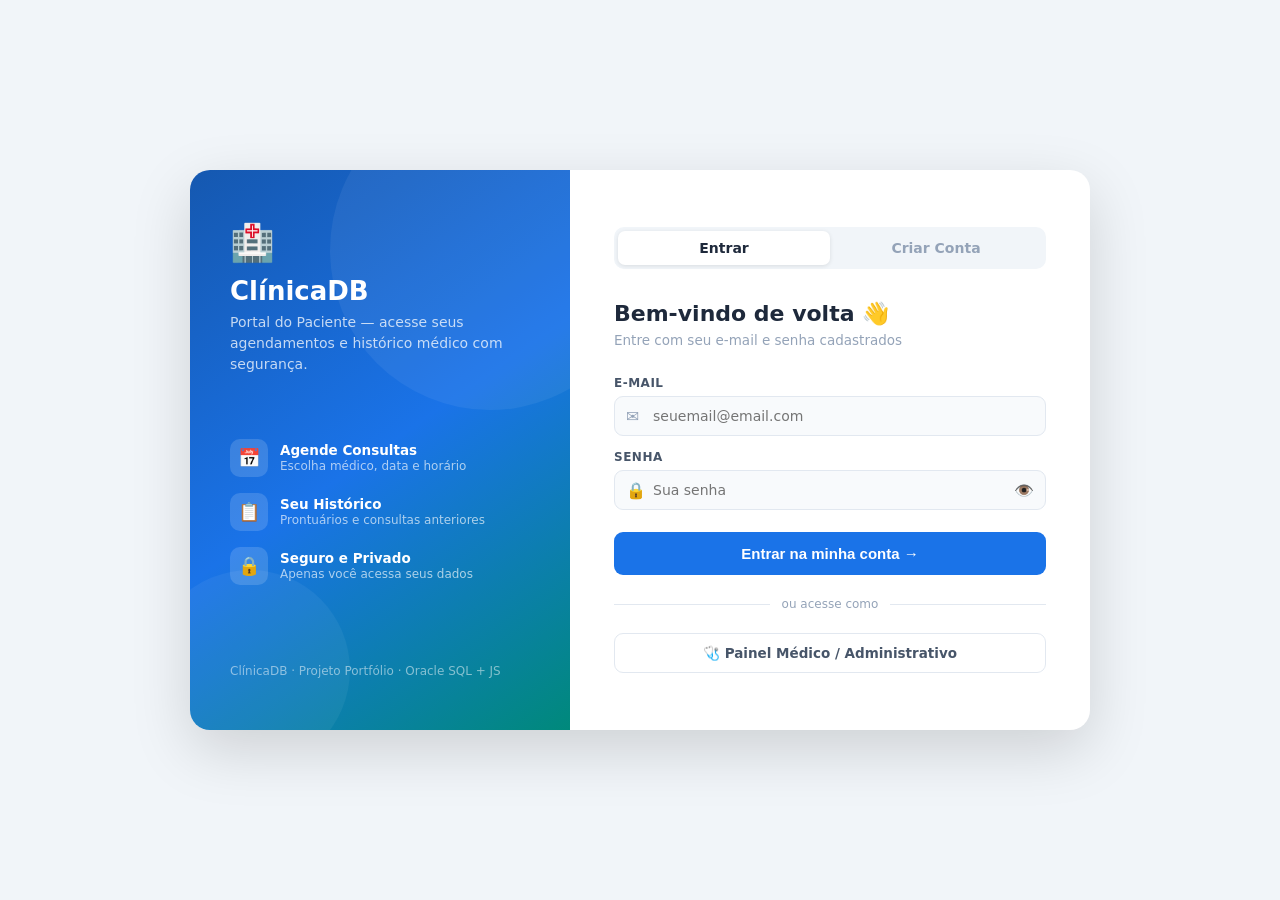
<file: login.html>
<!DOCTYPE html>
<html lang="pt-BR">
<head>
<meta charset="UTF-8"/>
<meta name="viewport" content="width=device-width, initial-scale=1.0"/>
<title>ClínicaDB — Entrar</title>
<link rel="stylesheet" href="css/login.css">
</head>
<body>

<div class="wrapper">

  <!-- ── LEFT ── -->
  <div class="panel-left">
    <div class="brand">
      <div class="brand-logo">🏥</div>
      <h1>ClínicaDB</h1>
      <p>Portal do Paciente — acesse seus agendamentos e histórico médico com segurança.</p>
    </div>
    <div class="features">
      <div class="feature-item">
        <div class="feature-icon">📅</div>
        <div class="feature-text"><h4>Agende Consultas</h4><p>Escolha médico, data e horário</p></div>
      </div>
      <div class="feature-item">
        <div class="feature-icon">📋</div>
        <div class="feature-text"><h4>Seu Histórico</h4><p>Prontuários e consultas anteriores</p></div>
      </div>
      <div class="feature-item">
        <div class="feature-icon">🔒</div>
        <div class="feature-text"><h4>Seguro e Privado</h4><p>Apenas você acessa seus dados</p></div>
      </div>
    </div>
    <div class="panel-footer">ClínicaDB · Projeto Portfólio · Oracle SQL + JS</div>
  </div>

  <!-- ── RIGHT ── -->
  <div class="panel-right">

    <!-- TABS -->
    <div class="tabs">
      <div class="tab active" id="tab-login"    onclick="switchTab('login')">Entrar</div>
      <div class="tab"       id="tab-register"  onclick="switchTab('register')">Criar Conta</div>
    </div>

    <!-- ── LOGIN ── -->
    <div class="form-section active" id="section-login">
      <div class="form-title">Bem-vindo de volta 👋</div>
      <div class="form-sub">Entre com seu e-mail e senha cadastrados</div>

      <div class="alert" id="login-alert"></div>

      <div class="form-group" style="margin-bottom:14px">
        <label>E-mail</label>
        <div class="input-wrap">
          <span class="input-icon">✉️</span>
          <input type="email" id="login-email" placeholder="seuemail@email.com" autocomplete="email"/>
        </div>
      </div>
      <div class="form-group">
        <label>Senha</label>
        <div class="input-wrap">
          <span class="input-icon">🔒</span>
          <input type="password" id="login-senha" placeholder="Sua senha" autocomplete="current-password"/>
          <span class="toggle-pw" onclick="togglePw('login-senha', this)">👁️</span>
        </div>
      </div>

      <button class="btn-submit" id="btn-login" onclick="doLogin()">
        Entrar na minha conta →
      </button>

      <div class="divider"><span>ou acesse como</span></div>

      <a class="admin-link" href="index.html">
        🩺 Painel Médico / Administrativo
      </a>
    </div>

    <!-- ── REGISTER ── -->
    <div class="form-section" id="section-register">
      <div class="form-title">Criar conta 🆕</div>
      <div class="form-sub">Preencha seus dados para se cadastrar como paciente</div>

      <div class="alert" id="reg-alert"></div>

      <div class="form-grid">
        <div class="form-group full">
          <label>Nome completo *</label>
          <div class="input-wrap">
            <span class="input-icon">👤</span>
            <input id="reg-nome" placeholder="Ex: João da Silva"/>
          </div>
        </div>

        <div class="form-group">
          <label>CPF *</label>
          <div class="input-wrap">
            <span class="input-icon">🪪</span>
            <input id="reg-cpf" placeholder="000.000.000-00" maxlength="14"/>
          </div>
        </div>

        <div class="form-group">
          <label>Data de Nascimento *</label>
          <div class="input-wrap">
            <span class="input-icon">🎂</span>
            <input type="date" id="reg-nasc"/>
          </div>
        </div>

        <div class="form-group full">
          <label>Sexo *</label>
          <div class="sex-group">
            <div class="sex-opt" data-val="M" onclick="selSex(this)">♂ Masculino</div>
            <div class="sex-opt" data-val="F" onclick="selSex(this)">♀ Feminino</div>
            <div class="sex-opt" data-val="O" onclick="selSex(this)">⚧ Outro</div>
          </div>
        </div>

        <div class="form-group">
          <label>Telefone</label>
          <div class="input-wrap">
            <span class="input-icon">📱</span>
            <input id="reg-tel" placeholder="(21) 99000-0000"/>
          </div>
        </div>

        <div class="form-group">
          <label>CEP</label>
          <div class="input-wrap">
            <span class="input-icon">📍</span>
            <input id="reg-cep" placeholder="00000-000" maxlength="9"/>
          </div>
        </div>

        <div class="form-group full">
          <label>E-mail *</label>
          <div class="input-wrap">
            <span class="input-icon">✉️</span>
            <input type="email" id="reg-email" placeholder="seuemail@email.com"/>
          </div>
        </div>

        <div class="form-group">
          <label>Senha *</label>
          <div class="input-wrap">
            <span class="input-icon">🔒</span>
            <input type="password" id="reg-senha" placeholder="Mín. 6 caracteres" oninput="checkStrength(this)"/>
            <span class="toggle-pw" onclick="togglePw('reg-senha', this)">👁️</span>
          </div>
          <div class="strength-bar"><div class="strength-fill" id="strength-fill"></div></div>
        </div>

        <div class="form-group">
          <label>Confirmar Senha *</label>
          <div class="input-wrap">
            <span class="input-icon">🔒</span>
            <input type="password" id="reg-senha2" placeholder="Repita a senha"/>
            <span class="toggle-pw" onclick="togglePw('reg-senha2', this)">👁️</span>
          </div>
          <div class="field-error" id="err-senha2">As senhas não coincidem</div>
        </div>
      </div>

      <button class="btn-submit" onclick="doRegister()">
        Criar minha conta ✓
      </button>
    </div>

  </div><!-- /panel-right -->
</div>

<script>
// ══════════════════════════════════════════════
//  DB helpers (same as index.html)
// ══════════════════════════════════════════════
const DB = {
  get(k)    { return JSON.parse(localStorage.getItem(k) || '[]'); },
  set(k,v)  { localStorage.setItem(k, JSON.stringify(v)); },
  nextId(k) { const r = JSON.parse(localStorage.getItem(k+'_seq') || '0') + 1; localStorage.setItem(k+'_seq', r); return r; }
};

// Seed if not yet seeded (in case user opens login before index)
function seedIfEmpty() {
  if (DB.get('seeded').length) return;
  const esps = [
    {id:1,nome:'Clínica Geral',   descricao:'Atendimento geral e triagem',               ativo:1},
    {id:2,nome:'Cardiologia',     descricao:'Doenças do coração e sistema circulatório',  ativo:1},
    {id:3,nome:'Dermatologia',    descricao:'Doenças da pele, cabelo e unhas',            ativo:1},
    {id:4,nome:'Pediatria',       descricao:'Atendimento a crianças e adolescentes',      ativo:1},
    {id:5,nome:'Ortopedia',       descricao:'Ossos, articulações e musculatura',          ativo:1},
  ];
  DB.set('especialidades', esps); localStorage.setItem('especialidades_seq','5');
  const meds = [
    {id:1,nome:'Dr. Carlos Lima',    crm:'CRM/RJ-12345',id_especialidade:1,telefone:'(21) 99001-1111',email:'carlos@clinica.com',ativo:1},
    {id:2,nome:'Dra. Ana Ferreira',  crm:'CRM/RJ-23456',id_especialidade:2,telefone:'(21) 99001-2222',email:'ana@clinica.com',   ativo:1},
    {id:3,nome:'Dr. Paulo Souza',    crm:'CRM/RJ-34567',id_especialidade:3,telefone:'(21) 99001-3333',email:'paulo@clinica.com', ativo:1},
    {id:4,nome:'Dra. Mariana Costa', crm:'CRM/RJ-45678',id_especialidade:4,telefone:'(21) 99001-4444',email:'mariana@clinica.com',ativo:1},
  ];
  DB.set('medicos', meds); localStorage.setItem('medicos_seq','4');
  
  // Pacientes de teste
  const pacs = [
    {id:1,nome:'João Silva',      cpf:'111.222.333-44',data_nascimento:'1990-03-15',sexo:'M',telefone:'(21) 98000-0001',email:'joao@email.com',   endereco:'Rua das Flores, 100 — Madureira',   cep:'21300-000',data_cadastro:'2025-01-10'},
    {id:2,nome:'Maria Oliveira',  cpf:'222.333.444-55',data_nascimento:'1985-07-22',sexo:'F',telefone:'(21) 98000-0002',email:'maria@email.com',  endereco:'Av. Brasil, 500 — Centro',          cep:'20900-000',data_cadastro:'2025-01-15'},
    {id:3,nome:'Pedro Santos',    cpf:'333.444.555-66',data_nascimento:'2000-11-30',sexo:'M',telefone:'(21) 98000-0003',email:'pedro@email.com',  endereco:'Rua Uruguai, 40 — Tijuca',          cep:'20510-060',data_cadastro:'2025-02-03'},
    {id:4,nome:'Luciana Rocha',   cpf:'444.555.666-77',data_nascimento:'1978-01-05',sexo:'F',telefone:'(21) 98000-0004',email:'luciana@email.com',endereco:'Rua Conde de Bonfim, 200 — Tijuca', cep:'20520-050',data_cadastro:'2025-02-20'},
  ];
  DB.set('pacientes', pacs); localStorage.setItem('pacientes_seq','4');
  
  // Consultas de teste
  const cons = [
    {id:1,id_paciente:1,id_medico:1,data_consulta:'2025-07-10',hora_consulta:'09:00',status:'REALIZADA', motivo:'Dor de cabeça frequente',  valor:150},
    {id:2,id_paciente:2,id_medico:2,data_consulta:'2025-07-12',hora_consulta:'10:30',status:'REALIZADA', motivo:'Palpitações e cansaço',    valor:250},
    {id:3,id_paciente:3,id_medico:1,data_consulta:'2025-07-15',hora_consulta:'14:00',status:'AGENDADA',  motivo:'Consulta de rotina',       valor:150},
    {id:4,id_paciente:4,id_medico:3,data_consulta:'2025-07-16',hora_consulta:'11:00',status:'AGENDADA',  motivo:'Manchas na pele',          valor:200},
    {id:5,id_paciente:1,id_medico:2,data_consulta:'2025-07-20',hora_consulta:'08:00',status:'CANCELADA', motivo:'Acompanhamento cardíaco',  valor:250},
  ];
  DB.set('consultas', cons); localStorage.setItem('consultas_seq','5');
  
  // Prontuários de teste
  const pros = [
    {id:1,id_consulta:1,diagnostico:'G43 — Enxaqueca sem aura',prescricao:'Dipirona 500mg — 1 comprimido a cada 6h por 3 dias',observacoes:'Paciente orientado a reduzir cafeína e manter hidratação.',data_registro:'2025-07-10'},
    {id:2,id_consulta:2,diagnostico:'R00.0 — Taquicardia',     prescricao:'Atenolol 25mg — 1 comprimido em jejum por 30 dias', observacoes:'Solicitar ECG e Holter 24h. Retorno em 30 dias.',          data_registro:'2025-07-12'},
  ];
  DB.set('prontuarios', pros); localStorage.setItem('prontuarios_seq','2');
  
  // Autenticação de teste
  const auths = [
    {id_paciente:1, email:'joao@email.com', senha:btoa(unescape(encodeURIComponent('senha123')))},
    {id_paciente:2, email:'maria@email.com', senha:btoa(unescape(encodeURIComponent('senha123')))},
    {id_paciente:3, email:'pedro@email.com', senha:btoa(unescape(encodeURIComponent('senha123')))},
    {id_paciente:4, email:'luciana@email.com', senha:btoa(unescape(encodeURIComponent('senha123')))}
  ];
  DB.set('pac_auth', auths);
  
  DB.set('pacientes',[]); localStorage.setItem('pacientes_seq','0');
  DB.set('consultas',[]); localStorage.setItem('consultas_seq','0');
  DB.set('prontuarios',[]); localStorage.setItem('prontuarios_seq','0');
  DB.set('seeded',[1]);
}

// ══════════════════════════════════════════════
//  AUTH helpers  (passwords stored as btoa — demo only)
// ══════════════════════════════════════════════
function hashPw(pw)   { return btoa(unescape(encodeURIComponent(pw))); }
function getAuth()    { return DB.get('pac_auth'); }
function findAuth(email) { return getAuth().find(a => a.email.toLowerCase() === email.toLowerCase()); }

function saveAuth(id_paciente, email, senha) {
  const auths = getAuth().filter(a => a.id_paciente !== id_paciente);
  auths.push({ id_paciente, email: email.toLowerCase(), senha: hashPw(senha) });
  DB.set('pac_auth', auths);
}

// ══════════════════════════════════════════════
//  UI helpers
// ══════════════════════════════════════════════
const $ = id => document.getElementById(id);

function switchTab(tab) {
  ['login','register'].forEach(t => {
    $(  `tab-${t}`    ).classList.toggle('active', t===tab);
    $(`section-${t}`  ).classList.toggle('active', t===tab);
  });
  hideAlert('login-alert'); hideAlert('reg-alert');
}

function togglePw(inputId, icon) {
  const inp = $(inputId);
  if (inp.type === 'password') { inp.type = 'text';     icon.textContent = '🙈'; }
  else                         { inp.type = 'password'; icon.textContent = '👁️'; }
}

function showAlert(id, msg, type='error') {
  const el = $(id); el.textContent = (type==='error'?'⚠️ ':'✅ ') + msg;
  el.className = `alert show ${type}`;
}
function hideAlert(id) { $(id).className = 'alert'; }

let selectedSex = '';
function selSex(el) {
  document.querySelectorAll('.sex-opt').forEach(e => e.classList.remove('sel'));
  el.classList.add('sel');
  selectedSex = el.dataset.val;
}

function checkStrength(inp) {
  const v = inp.value;
  let score = 0;
  if (v.length >= 6)  score++;
  if (v.length >= 10) score++;
  if (/[A-Z]/.test(v)) score++;
  if (/[0-9]/.test(v)) score++;
  if (/[^A-Za-z0-9]/.test(v)) score++;
  const colors = ['','#e53935','#f57c00','#fbc02d','#388e3c','#1b5e20'];
  const fill = $('strength-fill');
  fill.style.width = (score * 20) + '%';
  fill.style.background = colors[score] || '#e53935';
}

// CPF mask
$('reg-cpf').addEventListener('input', function() {
  let v = this.value.replace(/\D/g,'').slice(0,11);
  if (v.length > 9) v = v.slice(0,3)+'.'+v.slice(3,6)+'.'+v.slice(6,9)+'-'+v.slice(9);
  else if (v.length > 6) v = v.slice(0,3)+'.'+v.slice(3,6)+'.'+v.slice(6);
  else if (v.length > 3) v = v.slice(0,3)+'.'+v.slice(3);
  this.value = v;
});

// CEP mask
$('reg-cep').addEventListener('input', function() {
  let v = this.value.replace(/\D/g,'').slice(0,8);
  if (v.length > 5) v = v.slice(0,5)+'-'+v.slice(5);
  this.value = v;
});

// ══════════════════════════════════════════════
//  LOGIN
// ══════════════════════════════════════════════
function doLogin() {
  const email = $('login-email').value.trim();
  const senha = $('login-senha').value;
  hideAlert('login-alert');

  if (!email || !senha) { showAlert('login-alert','Preencha e-mail e senha.'); return; }

  const auth = findAuth(email);
  if (!auth) { showAlert('login-alert','E-mail não cadastrado. Crie sua conta!'); return; }
  if (auth.senha !== hashPw(senha)) { showAlert('login-alert','Senha incorreta.'); return; }

  // Save session
  localStorage.setItem('session_pac', JSON.stringify({ id: auth.id_paciente, email: auth.email }));
  showAlert('login-alert', 'Login realizado! Redirecionando…', 'success');
  setTimeout(() => window.location.href = 'paciente.html', 900);
}

$('login-senha').addEventListener('keydown', e => { if (e.key==='Enter') doLogin(); });

// ══════════════════════════════════════════════
//  REGISTER
// ══════════════════════════════════════════════
function doRegister() {
  hideAlert('reg-alert');
  $('err-senha2').classList.remove('show');

  const nome  = $('reg-nome').value.trim();
  const cpf   = $('reg-cpf').value.trim();
  const nasc  = $('reg-nasc').value;
  const sexo  = selectedSex;
  const tel   = $('reg-tel').value.trim();
  const cep   = $('reg-cep').value.trim();
  const email = $('reg-email').value.trim();
  const senha = $('reg-senha').value;
  const senha2= $('reg-senha2').value;

  if (!nome||!cpf||!nasc||!sexo||!email||!senha) {
    showAlert('reg-alert','Preencha todos os campos obrigatórios (*).');
    return;
  }
  if (senha.length < 6) { showAlert('reg-alert','A senha precisa ter no mínimo 6 caracteres.'); return; }
  if (senha !== senha2) { $('err-senha2').classList.add('show'); return; }

  const pacs = DB.get('pacientes');
  if (pacs.find(p => p.cpf === cpf)) { showAlert('reg-alert','CPF já cadastrado. Faça login!'); return; }
  if (findAuth(email)) { showAlert('reg-alert','E-mail já cadastrado. Faça login!'); return; }

  // INSERT INTO PACIENTE
  const newId = DB.nextId('pacientes');
  const novoPac = {
    id: newId, nome, cpf, data_nascimento: nasc, sexo,
    telefone: tel, email, endereco: '', cep,
    data_cadastro: new Date().toISOString().slice(0,10)
  };
  pacs.push(novoPac);
  DB.set('pacientes', pacs);

  // Save auth
  saveAuth(newId, email, senha);

  // Auto login
  localStorage.setItem('session_pac', JSON.stringify({ id: newId, email: email.toLowerCase() }));
  showAlert('reg-alert', `Conta criada com sucesso! Bem-vindo(a), ${nome.split(' ')[0]}!`, 'success');
  setTimeout(() => window.location.href = 'paciente.html', 1100);
}

// ══════════════════════════════════════════════
//  INIT
// ══════════════════════════════════════════════
seedIfEmpty();

// If already logged in, redirect
const sess = localStorage.getItem('session_pac');
if (sess) window.location.href = 'paciente.html';
</script>
</body>
</html>
</file>
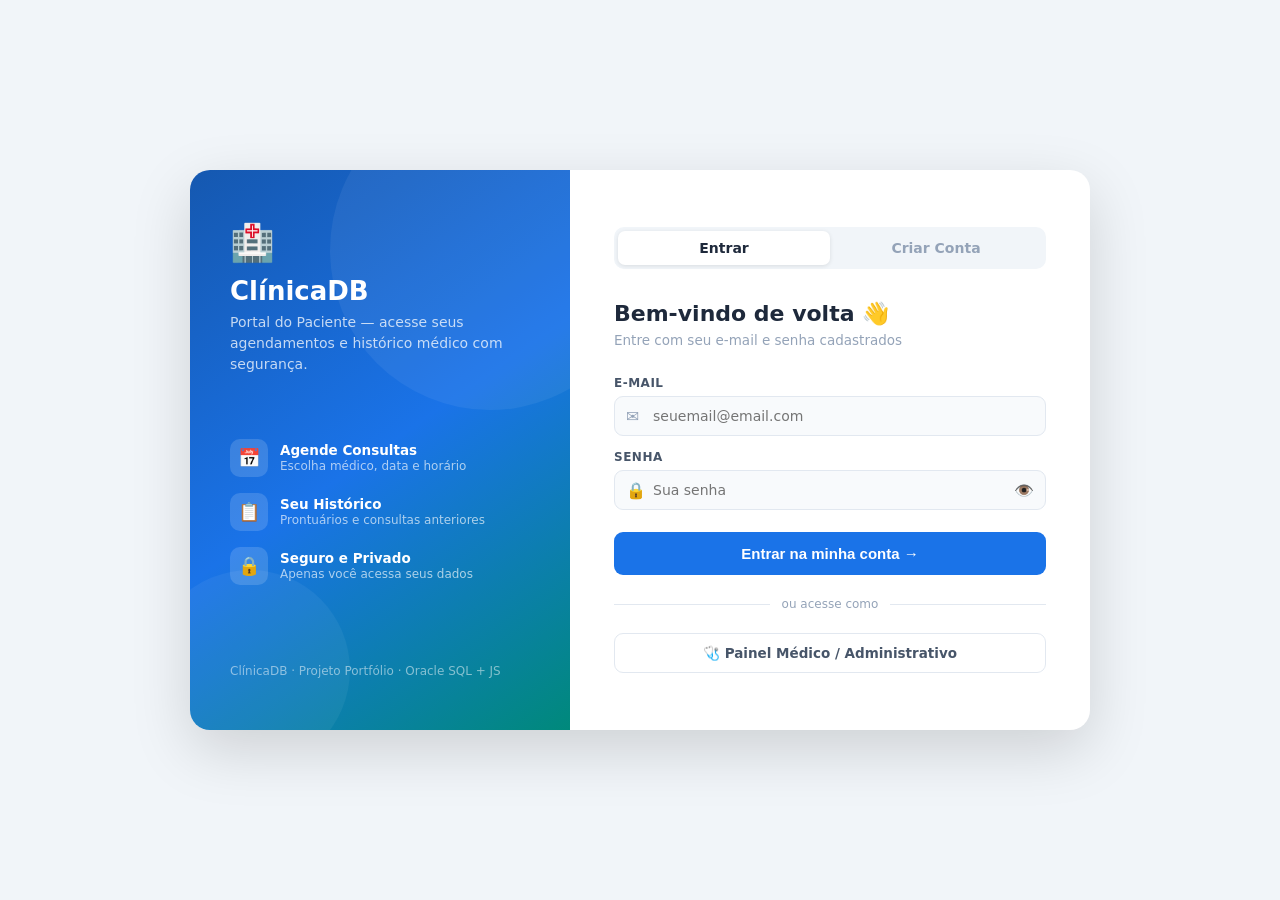
<file: paciente.html>
<!DOCTYPE html>
<html lang="pt-BR">
<head>
<meta charset="UTF-8"/>
<meta name="viewport" content="width=device-width, initial-scale=1.0"/>
<title>ClínicaDB — Portal do Paciente</title>
<link rel="stylesheet" href="css/paciente.css"/>
</head>
<body>

<!-- ═══ TOP NAV ═══ -->
<nav id="topnav">
  <div class="nav-brand">
    <span class="icon">🏥</span>
    <div>
      <h1>ClínicaDB</h1>
      <span>Portal do Paciente</span>
    </div>
  </div>
  <div class="nav-tabs">
    <div class="nav-tab active" data-page="inicio"    onclick="goPage('inicio')">   🏠 Início   </div>
    <div class="nav-tab"       data-page="agendar"   onclick="goPage('agendar')">  📅 Agendar Consulta </div>
    <div class="nav-tab"       data-page="historico" onclick="goPage('historico')">📋 Meu Histórico</div>
    <div class="nav-tab"       data-page="perfil"    onclick="goPage('perfil')">   👤 Meu Perfil</div>
  </div>
  <div class="nav-right">
    <div class="user-pill" id="user-pill">
      <div class="user-avatar" id="user-av">??</div>
      <span class="user-name" id="user-name">Carregando…</span>
    </div>
    <button class="btn-logout" onclick="doLogout()">Sair</button>
  </div>
</nav>

<!-- ═══ CONTENT ═══ -->
<div id="content">

  <!-- ═══ INÍCIO ═══ -->
  <div class="page active" id="page-inicio">
    <div class="stats-row" id="stats-row"></div>
    <div class="card">
      <div class="card-header">
        <div><div class="card-title">📅 Minhas Próximas Consultas</div><div class="card-sub">Consultas agendadas</div></div>
        <button class="btn btn-primary btn-small" onclick="goPage('agendar')">+ Agendar</button>
      </div>
      <div class="consult-list" id="upcoming-list"></div>
    </div>
  </div>

  <!-- ═══ AGENDAR ═══ -->
  <div class="page" id="page-agendar">
    <div class="card">
      <div class="card-header">
        <div><div class="card-title">📅 Agendar Nova Consulta</div><div class="card-sub">Siga os passos abaixo</div></div>
      </div>
      <div class="agendar-wrap">

        <!-- Step bar -->
        <div class="step-bar">
          <div class="step active" id="step-ind-1"><div class="step-circle">1</div><div class="step-label">Especialidade</div></div>
          <div class="step"        id="step-ind-2"><div class="step-circle">2</div><div class="step-label">Médico</div></div>
          <div class="step"        id="step-ind-3"><div class="step-circle">3</div><div class="step-label">Data & Hora</div></div>
          <div class="step"        id="step-ind-4"><div class="step-circle">4</div><div class="step-label">Confirmação</div></div>
        </div>

        <!-- Step 1: Especialidade -->
        <div class="step-content active" id="step-1">
          <div class="step-title">Qual especialidade você precisa?</div>
          <div class="options-grid" id="esp-options"></div>
          <div class="step-nav">
            <div></div>
            <button class="btn btn-primary" onclick="nextStep(2)">Próximo →</button>
          </div>
        </div>

        <!-- Step 2: Médico -->
        <div class="step-content" id="step-2">
          <div class="step-title">Escolha o médico</div>
          <div id="med-options" class="med-options-grid"></div>
          <div class="step-nav">
            <button class="btn btn-ghost" onclick="prevStep(1)">← Voltar</button>
            <button class="btn btn-primary" onclick="nextStep(3)">Próximo →</button>
          </div>
        </div>

        <!-- Step 3: Data e hora -->
        <div class="step-content" id="step-3">
          <div class="step-title">Escolha data e horário</div>
          <div class="form-group form-group-narrow">
            <label>Data da Consulta</label>
            <input type="date" id="ag-data" oninput="renderHorarios()"/>
          </div>
          <div class="horarios-label">Horários disponíveis</div>
          <div class="horarios-grid" id="horarios-grid"></div>
          <div class="form-group">
            <label>Motivo da Consulta</label>
            <textarea id="ag-motivo" placeholder="Descreva brevemente o motivo…"></textarea>
          </div>
          <div class="step-nav">
            <button class="btn btn-ghost" onclick="prevStep(2)">← Voltar</button>
            <button class="btn btn-primary" onclick="nextStep(4)">Revisar →</button>
          </div>
        </div>

        <!-- Step 4: Revisão -->
        <div class="step-content" id="step-4">
          <div class="step-title">Confirme sua consulta</div>
          <div class="resumo-box" id="resumo-box"></div>
          <div class="step-nav">
            <button class="btn btn-ghost" onclick="prevStep(3)">← Voltar</button>
            <button class="btn btn-success" onclick="confirmarConsulta()">✓ Confirmar Agendamento</button>
          </div>
        </div>

        <!-- Success -->
        <div class="step-content" id="step-success">
          <div class="success-box">
            <div class="success-icon">🎉</div>
            <h2>Consulta Agendada!</h2>
            <p>Sua consulta foi marcada com sucesso. Anote os detalhes abaixo.</p>
            <div class="success-detail" id="success-detail"></div>
            <button class="btn btn-primary" onclick="novoAgendamento()">Agendar outra consulta</button>
            <button class="btn btn-ghost" onclick="goPage('historico')">Ver meu histórico</button>
          </div>
        </div>

      </div>
    </div>
  </div>

  <!-- ═══ HISTÓRICO ═══ -->
  <div class="page" id="page-historico">
    <div class="card">
      <div class="card-header">
        <div><div class="card-title">📋 Histórico de Consultas</div><div class="card-sub">Todas as suas consultas</div></div>
        <select id="filter-hist" onchange="renderHistorico()" class="select-filter">
          <option value="">Todos os status</option>
          <option value="AGENDADA">Agendadas</option>
          <option value="REALIZADA">Realizadas</option>
          <option value="CANCELADA">Canceladas</option>
        </select>
      </div>
      <div id="hist-list" class="consult-list"></div>
    </div>
  </div>

  <!-- ═══ PERFIL ═══ -->
  <div class="page" id="page-perfil">
    <div class="card">
      <div class="card-header"><div class="card-title">👤 Meu Perfil</div></div>
      <div class="perfil-wrap">
        <div class="perfil-header">
          <div class="perfil-avatar" id="perf-av">??</div>
          <div>
            <div class="perfil-name"  id="perf-nome">—</div>
            <div class="perfil-email" id="perf-email">—</div>
            <div class="perfil-since" id="perf-since">—</div>
          </div>
        </div>
        <div class="perfil-grid" id="perfil-grid"></div>
        <div class="password-section">
          <div class="password-title">🔒 Alterar Senha</div>
          <div class="password-grid">
            <div class="form-group">
              <label>Senha Atual</label>
              <input type="password" id="pw-atual" placeholder="••••••"/>
            </div>
            <div class="form-group">
              <label>Nova Senha</label>
              <input type="password" id="pw-nova" placeholder="••••••"/>
            </div>
            <div class="form-group">
              <label>Confirmar</label>
              <input type="password" id="pw-conf" placeholder="••••••"/>
            </div>
          </div>
          <button class="btn btn-primary btn-save-password" onclick="alterarSenha()">Salvar Nova Senha</button>
        </div>
      </div>
    </div>
  </div>

</div><!-- /content -->

<!-- Modal prontuário -->
<div class="overlay" id="modal-pro">
  <div class="modal">
    <div class="modal-header">
      <h2>📋 Prontuário Médico</h2>
      <button class="modal-close" onclick="closeModal('modal-pro')">✕</button>
    </div>
    <div id="modal-pro-body"></div>
  </div>
</div>

<div id="toast"></div>

<script>
// ══════════════════════════════════════════════════
//  DB / SESSION
// ══════════════════════════════════════════════════
const DB = {
  get(k)    { return JSON.parse(localStorage.getItem(k) || '[]'); },
  set(k,v)  { localStorage.setItem(k, JSON.stringify(v)); },
  nextId(k) { const r = JSON.parse(localStorage.getItem(k+'_seq') || '0') + 1; localStorage.setItem(k+'_seq', r); return r; }
};

// Auth check
const sessRaw = localStorage.getItem('session_pac');
if (!sessRaw) { window.location.href = 'login.html'; }
const session = JSON.parse(sessRaw || '{}');

const $ = id => document.getElementById(id);

// ══════════════════════════════════════════════════
//  HELPERS
// ══════════════════════════════════════════════════
const fmtDate  = d => d ? new Date(d+'T12:00:00').toLocaleDateString('pt-BR') : '—';
const initials = s => (s||'').split(' ').map(w=>w[0]).join('').slice(0,2).toUpperCase();
const getEsp   = id => DB.get('especialidades').find(x=>x.id==id) || {};
const getMed   = id => DB.get('medicos').find(x=>x.id==id) || {};
const getMe    = ()  => DB.get('pacientes').find(p=>p.id===session.id) || {};
const getAuth  = ()  => DB.get('pac_auth');

function toast(msg, type='success') {
  const t = $('toast'); t.textContent = msg; t.className = 'show ' + type;
  setTimeout(() => t.className = '', 2800);
}
function closeModal(id) { $(id).classList.remove('open'); }

function badgeHtml(status) {
  const cls = {AGENDADA:'b-agendada',REALIZADA:'b-realizada',CANCELADA:'b-cancelada',FALTA:'b-falta'};
  return `<span class="badge ${cls[status]||''}">${status}</span>`;
}

function dateBox(dateStr) {
  const d = new Date(dateStr+'T12:00:00');
  const day = d.getDate().toString().padStart(2,'0');
  const mon = d.toLocaleDateString('pt-BR',{month:'short'}).replace('.','');
  return `<div class="consult-date-box"><div class="day">${day}</div><div class="mon">${mon}</div></div>`;
}

// ══════════════════════════════════════════════════
//  NAV
// ══════════════════════════════════════════════════
function goPage(page) {
  document.querySelectorAll('.nav-tab').forEach(t => t.classList.toggle('active', t.dataset.page===page));
  document.querySelectorAll('.page').forEach(p => p.classList.toggle('active', p.id==='page-'+page));
  if (page==='inicio')    renderInicio();
  if (page==='historico') renderHistorico();
  if (page==='perfil')    renderPerfil();
  if (page==='agendar')   initAgendar();
}

// ══════════════════════════════════════════════════
//  INÍCIO
// ══════════════════════════════════════════════════
function renderInicio() {
  const me   = getMe();
  const cons = DB.get('consultas').filter(c=>c.id_paciente===session.id);
  const age  = cons.filter(c=>c.status==='AGENDADA');
  const rea  = cons.filter(c=>c.status==='REALIZADA');
  const pro  = DB.get('prontuarios').filter(p => cons.find(c=>c.id===p.id_consulta));

  $('stats-row').innerHTML = `
    <div class="stat-card"><div class="stat-icon si-blue">📅</div><div><div class="stat-val">${age.length}</div><div class="stat-lbl">Consultas Agendadas</div></div></div>
    <div class="stat-card"><div class="stat-icon si-teal">✅</div><div><div class="stat-val">${rea.length}</div><div class="stat-lbl">Realizadas</div></div></div>
    <div class="stat-card"><div class="stat-icon si-green">📋</div><div><div class="stat-val">${pro.length}</div><div class="stat-lbl">Prontuários</div></div></div>
  `;

  const upcoming = age.sort((a,b)=>a.data_consulta.localeCompare(b.data_consulta)).slice(0,5);
  $('upcoming-list').innerHTML = upcoming.length ? upcoming.map(c => consultaItemHtml(c)).join('')
    : `<div class="hist-empty"><div class="ei">📅</div><p>Você não tem consultas agendadas.</p><br/><button class="btn btn-primary" onclick="goPage('agendar')">Agendar agora</button></div>`;
}

function consultaItemHtml(c, showProBtn=false) {
  const m   = getMed(c.id_medico);
  const esp = getEsp(m.id_especialidade||0);
  const pro = DB.get('prontuarios').find(p=>p.id_consulta===c.id);
  return `<div class="consult-item">
    ${dateBox(c.data_consulta)}
    <div class="consult-info">
      <div class="consult-doc">${m.nome||'—'}</div>
      <div class="consult-esp">${esp.nome||'—'}</div>
      <div class="consult-meta">🕐 ${c.hora_consulta} &nbsp;·&nbsp; ${c.motivo||'Sem motivo informado'}</div>
    </div>
    <div class="consult-right">
      ${badgeHtml(c.status)}
      ${pro ? `<button onclick="viewPro(${pro.id})" class="btn-view-prontuario">Ver Prontuário</button>` : ''}
      ${c.status==='AGENDADA' ? `<button onclick="cancelarConsulta(${c.id})" class="btn-cancelar-consulta">Cancelar</button>` : ''}
    </div>
  </div>`;
}

// ══════════════════════════════════════════════════
//  HISTÓRICO
// ══════════════════════════════════════════════════
function renderHistorico() {
  let cons = DB.get('consultas').filter(c=>c.id_paciente===session.id);
  const f  = $('filter-hist').value;
  if (f) cons = cons.filter(c=>c.status===f);
  cons.sort((a,b)=>b.data_consulta.localeCompare(a.data_consulta));
  $('hist-list').innerHTML = cons.length ? cons.map(c=>consultaItemHtml(c,true)).join('')
    : `<div class="hist-empty"><div class="ei">🗂️</div><p>Nenhuma consulta encontrada.</p></div>`;
}

function cancelarConsulta(id) {
  if (!confirm('Cancelar esta consulta?')) return;
  let cons = DB.get('consultas');
  cons = cons.map(c => c.id===id ? {...c, status:'CANCELADA'} : c);
  DB.set('consultas', cons);
  toast('Consulta cancelada.', 'error');
  renderHistorico(); renderInicio();
}

function viewPro(id) {
  const pr = DB.get('prontuarios').find(x=>x.id===id); if (!pr) return;
  const c  = DB.get('consultas').find(x=>x.id===pr.id_consulta)||{};
  const m  = getMed(c.id_medico);
  const esp= getEsp(m.id_especialidade||0);
  $('modal-pro-body').innerHTML = `<div class="pro-view">
    <div class="pro-med-info">
      <div class="pro-med-avatar">${initials(m.nome||'?')}</div>
      <div><div class="pro-med-name">${m.nome||'—'}</div><div class="pro-med-sub">${esp.nome||'—'} · ${fmtDate(c.data_consulta)} ${c.hora_consulta||''}</div></div>
    </div>
    <div class="pro-section"><h4>Diagnóstico</h4><p>${pr.diagnostico||'—'}</p></div>
    <div class="pro-section"><h4>Prescrição</h4><p>${pr.prescricao||'—'}</p></div>
    <div class="pro-section"><h4>Observações</h4><p>${pr.observacoes||'—'}</p></div>
    <div class="pro-footer"><span class="pro-footer-text">Registrado em ${fmtDate(pr.data_registro)}</span></div>
  </div>`;
  $('modal-pro').classList.add('open');
}

// ══════════════════════════════════════════════════
//  AGENDAMENTO — WIZARD
// ══════════════════════════════════════════════════
let ag = { espId: null, medId: null, data: null, hora: null, motivo: '' };
let currentStep = 1;

const HORARIOS = ['08:00','08:30','09:00','09:30','10:00','10:30','11:00','11:30','14:00','14:30','15:00','15:30','16:00','16:30','17:00'];

function initAgendar() {
  ag = { espId:null, medId:null, data:null, hora:null, motivo:'' };
  currentStep = 1;
  showStep(1);
  renderEsps();
}

function showStep(n) {
  for (let i=1; i<=4; i++) {
    $(`step-${i}`).classList.toggle('active', i===n);
    const ind = $(`step-ind-${i}`);
    ind.classList.remove('active','done');
    if (i < n)  ind.classList.add('done');
    if (i === n) ind.classList.add('active');
  }
  $('step-success').classList.remove('active');
}

function renderEsps() {
  const esps = DB.get('especialidades').filter(e=>e.ativo);
  const icons = {1:'🩺',2:'❤️',3:'🔬',4:'👶',5:'🦴'};
  $('esp-options').innerHTML = esps.map(e => `
    <div class="option-card ${ag.espId===e.id?'selected':''}" onclick="selEsp(${e.id})">
      <div class="oc-icon">${icons[e.id]||'🩺'}</div>
      <div class="oc-name">${e.nome}</div>
      <div class="oc-sub">${e.descricao||''}</div>
    </div>`).join('');
}

function selEsp(id) {
  ag.espId = id; ag.medId = null;
  renderEsps();
}

function renderMeds() {
  const meds = DB.get('medicos').filter(m=>m.id_especialidade===ag.espId && m.ativo);
  $('med-options').innerHTML = meds.length ? meds.map(m=>`
    <div class="med-card ${ag.medId===m.id?'selected':''}" onclick="selMed(${m.id})">
      <div class="med-avatar">${initials(m.nome)}</div>
      <div><div class="med-name">${m.nome}</div><div class="med-crm">${m.crm}</div></div>
    </div>`).join('')
  : `<div class="med-empty">Nenhum médico disponível nesta especialidade.</div>`;
}

function selMed(id) { ag.medId = id; renderMeds(); }

function renderHorarios() {
  ag.data = $('ag-data').value;
  if (!ag.data) { $('horarios-grid').innerHTML=''; return; }
  const ocupados = DB.get('consultas')
    .filter(c => c.id_medico===ag.medId && c.data_consulta===ag.data && c.status!=='CANCELADA')
    .map(c=>c.hora_consulta);
  $('horarios-grid').innerHTML = HORARIOS.map(h => {
    const occ = ocupados.includes(h);
    return `<div class="horario-btn ${occ?'occupied':ag.hora===h?'selected':''}" onclick="${occ?'':'selHora(\''+h+'\')'}">
      ${h} ${occ?'<br/><span class="horario-label-ocupado">Ocupado</span>':''}
    </div>`;
  }).join('');
}

function selHora(h) { ag.hora = h; renderHorarios(); }

function nextStep(n) {
  if (n===2) {
    if (!ag.espId) { toast('Selecione uma especialidade!','error'); return; }
    renderMeds();
  }
  if (n===3) {
    if (!ag.medId) { toast('Selecione um médico!','error'); return; }
    const tomorrow = new Date(); tomorrow.setDate(tomorrow.getDate()+1);
    $('ag-data').min = tomorrow.toISOString().slice(0,10);
    $('ag-data').value = ag.data||'';
    renderHorarios();
  }
  if (n===4) {
    if (!ag.data) { toast('Selecione uma data!','error'); return; }
    if (!ag.hora) { toast('Selecione um horário!','error'); return; }
    ag.motivo = $('ag-motivo').value;
    renderResumo();
  }
  currentStep = n;
  showStep(n);
}

function prevStep(n) { currentStep = n; showStep(n); }

function renderResumo() {
  const esp = getEsp(ag.espId);
  const med = getMed(ag.medId);
  const me  = getMe();
  $('resumo-box').innerHTML = `
    <div class="resumo-row"><span class="resumo-label">Paciente</span><span class="resumo-val">${me.nome||'—'}</span></div>
    <div class="resumo-row"><span class="resumo-label">Especialidade</span><span class="resumo-val">${esp.nome||'—'}</span></div>
    <div class="resumo-row"><span class="resumo-label">Médico</span><span class="resumo-val">${med.nome||'—'}</span></div>
    <div class="resumo-row"><span class="resumo-label">Data</span><span class="resumo-val">${fmtDate(ag.data)}</span></div>
    <div class="resumo-row"><span class="resumo-label">Horário</span><span class="resumo-val">${ag.hora}</span></div>
    <div class="resumo-row"><span class="resumo-label">Motivo</span><span class="resumo-val">${ag.motivo||'Não informado'}</span></div>
  `;
}

function confirmarConsulta() {
  const novaConsulta = {
    id: DB.nextId('consultas'),
    id_paciente: session.id,
    id_medico: ag.medId,
    data_consulta: ag.data,
    hora_consulta: ag.hora,
    status: 'AGENDADA',
    motivo: ag.motivo,
    valor: null
  };
  const cons = DB.get('consultas');
  cons.push(novaConsulta);
  DB.set('consultas', cons);

  // Show success
  const esp = getEsp(ag.espId);
  const med = getMed(ag.medId);
  $('success-detail').innerHTML = `
    <p>🏥 <strong>${esp.nome}</strong> — ${med.nome}<br/>
    📅 <strong>${fmtDate(ag.data)}</strong> às <strong>${ag.hora}</strong><br/>
    ${ag.motivo ? `📌 ${ag.motivo}` : ''}</p>
  `;
  for(let i=1;i<=4;i++) $(`step-${i}`).classList.remove('active');
  for(let i=1;i<=4;i++) $(`step-ind-${i}`).classList.add('done');
  $('step-success').classList.add('active');
  toast('Consulta agendada com sucesso! 🎉');
}

function novoAgendamento() {
  ag = {espId:null,medId:null,data:null,hora:null,motivo:''};
  initAgendar();
}

// ══════════════════════════════════════════════════
//  PERFIL
// ══════════════════════════════════════════════════
function renderPerfil() {
  const me = getMe();
  const sexMap = {M:'Masculino',F:'Feminino',O:'Outro'};
  $('perf-av').textContent   = initials(me.nome||'?');
  $('perf-nome').textContent = me.nome||'—';
  $('perf-email').textContent = me.email||session.email||'—';
  $('perf-since').textContent = `Cadastrado em ${fmtDate(me.data_cadastro)}`;
  $('perfil-grid').innerHTML = `
    <div class="perfil-field"><label>CPF</label><span>${me.cpf||'—'}</span></div>
    <div class="perfil-field"><label>Data de Nascimento</label><span>${fmtDate(me.data_nascimento)}</span></div>
    <div class="perfil-field"><label>Sexo</label><span>${sexMap[me.sexo]||'—'}</span></div>
    <div class="perfil-field"><label>Telefone</label><span>${me.telefone||'—'}</span></div>
    <div class="perfil-field"><label>CEP</label><span>${me.cep||'—'}</span></div>
    <div class="perfil-field"><label>Endereço</label><span>${me.endereco||'—'}</span></div>
  `;
}

function alterarSenha() {
  const atual = $('pw-atual').value;
  const nova  = $('pw-nova').value;
  const conf  = $('pw-conf').value;
  if (!atual||!nova||!conf) { toast('Preencha todos os campos!','error'); return; }
  if (nova.length < 6) { toast('Nova senha muito curta (mín. 6 caracteres)','error'); return; }
  if (nova !== conf) { toast('A nova senha e a confirmação não coincidem!','error'); return; }
  const auths = DB.get('pac_auth');
  const auth  = auths.find(a=>a.id_paciente===session.id);
  if (!auth || auth.senha !== hashPw(atual)) { toast('Senha atual incorreta!','error'); return; }
  const updated = auths.map(a => a.id_paciente===session.id ? {...a, senha: hashPw(nova)} : a);
  DB.set('pac_auth', updated);
  $('pw-atual').value=''; $('pw-nova').value=''; $('pw-conf').value='';
  toast('Senha alterada com sucesso! 🔒');
}

function hashPw(pw) { return btoa(unescape(encodeURIComponent(pw))); }

// ══════════════════════════════════════════════════
//  LOGOUT
// ══════════════════════════════════════════════════
function doLogout() {
  localStorage.removeItem('session_pac');
  window.location.href = 'login.html';
}

// ══════════════════════════════════════════════════
//  INIT
// ══════════════════════════════════════════════════
function init() {
  const me = getMe();
  if (!me.id) { doLogout(); return; }
  const av = initials(me.nome||'?');
  $('user-av').textContent   = av;
  $('user-name').textContent = me.nome.split(' ')[0];
  renderInicio();
}

init();
</script>
</body>
</html>
</file>
<file: css/index.css>
:root {
  --blue:       #1a73e8;
  --blue-dark:  #1558b0;
  --blue-light: #e8f0fe;
  --teal:       #00897b;
  --red:        #e53935;
  --green:      #2e7d32;
  --gray-50:    #f8fafc;
  --gray-100:   #f1f5f9;
  --gray-200:   #e2e8f0;
  --gray-400:   #94a3b8;
  --gray-600:   #475569;
  --gray-800:   #1e293b;
  --white:      #ffffff;
  --shadow:     0 4px 24px rgba(0,0,0,.10);
  --radius:     12px;
  --sidebar-w:  240px;
}

/* ═══════════════════════════════════════════════════ */
/*  RESET & BASE                                        */
/* ═══════════════════════════════════════════════════ */
*, *::before, *::after {
  box-sizing: border-box;
  margin: 0;
  padding: 0;
}

body {
  font-family: 'Segoe UI', system-ui, sans-serif;
  background: var(--gray-100);
  color: var(--gray-800);
  display: flex;
  min-height: 100vh;
}

/* ═══════════════════════════════════════════════════ */
/*  SIDEBAR                                            */
/* ═══════════════════════════════════════════════════ */
#sidebar {
  width: var(--sidebar-w);
  background: linear-gradient(180deg, #1a1f3a 0%, #16213e 100%);
  color: var(--white);
  padding: 20px 0;
  display: flex;
  flex-direction: column;
  flex-shrink: 0;
  overflow-y: auto;
  box-shadow: 2px 0 8px rgba(0,0,0,.15);
}

.sidebar-logo {
  padding: 0 18px 20px;
  display: flex;
  align-items: center;
  gap: 12px;
  border-bottom: 1px solid rgba(255,255,255,.1);
}

.sidebar-logo .icon {
  font-size: 28px;
}

.sidebar-logo h1 {
  font-size: 16px;
  font-weight: 700;
  letter-spacing: .3px;
}

.sidebar-logo span {
  font-size: 11px;
  color: var(--gray-400);
  display: block;
  margin-top: 2px;
}

.sidebar-nav {
  flex: 1;
  padding: 12px 0;
  overflow-y: auto;
}

.nav-section {
  font-size: 10px;
  font-weight: 700;
  letter-spacing: 1.2px;
  color: var(--gray-400);
  text-transform: uppercase;
  padding: 16px 18px 6px;
}

.nav-item {
  padding: 10px 18px;
  margin: 4px 8px;
  border-radius: 7px;
  cursor: pointer;
  display: flex;
  align-items: center;
  gap: 10px;
  font-size: 13.5px;
  font-weight: 500;
  color: rgba(255,255,255,.6);
  transition: all .15s;
}

.nav-item:hover {
  background: rgba(255,255,255,.07);
  color: var(--white);
}

.nav-item.active {
  background: var(--blue);
  color: var(--white);
}

.nav-item .nav-icon {
  font-size: 16px;
  width: 20px;
  text-align: center;
}

.nav-badge {
  margin-left: auto;
  background: var(--blue);
  color: white;
  font-size: 10px;
  font-weight: 700;
  padding: 1px 6px;
  border-radius: 99px;
}

.sidebar-footer {
  padding: 14px 18px;
  border-top: 1px solid rgba(255,255,255,.08);
  font-size: 11.5px;
  color: var(--gray-400);
  display: flex;
  flex-direction: column;
  gap: 8px;
}

.sidebar-footer a {
  display: flex;
  align-items: center;
  gap: 7px;
  padding: 8px 10px;
  background: rgba(255,255,255,.07);
  border-radius: 7px;
  color: rgba(255,255,255,.7);
  text-decoration: none;
  font-size: 12.5px;
  font-weight: 600;
  transition: all .15s;
}

.sidebar-footer a:hover {
  background: rgba(255,255,255,.14);
  color: rgba(255,255,255,.9);
}

.btn-admin {
  display: flex;
  align-items: center;
  gap: 7px;
  padding: 8px 10px;
  background: rgba(255,255,255,.07);
  border: none;
  border-radius: 7px;
  color: rgba(255,255,255,.7);
  font-size: 12.5px;
  font-weight: 600;
  cursor: pointer;
  transition: all .15s;
}

.btn-admin:hover {
  background: rgba(255,255,255,.14);
  color: rgba(255,255,255,.9);
}

/* ═══════════════════════════════════════════════════ */
/*  MAIN LAYOUT                                        */
/* ═══════════════════════════════════════════════════ */
#main {
  margin-left: 0;
  flex: 1;
  display: flex;
  flex-direction: column;
}

#header {
  background: var(--white);
  padding: 16px 28px;
  border-bottom: 1px solid var(--gray-200);
  display: flex;
  align-items: center;
  justify-content: space-between;
  box-shadow: 0 2px 4px rgba(0,0,0,.04);
}

.page-title {
  font-size: 20px;
  font-weight: 700;
  color: var(--gray-800);
}

.header-right {
  display: flex;
  align-items: center;
  gap: 16px;
}

.header-date {
  font-size: 13px;
  color: var(--gray-400);
  text-transform: capitalize;
}

.btn-new {
  padding: 9px 16px;
  background: var(--blue);
  color: white;
  border: none;
  border-radius: 7px;
  font-size: 13.5px;
  font-weight: 600;
  cursor: pointer;
  transition: background .15s;
}

.btn-new:hover {
  background: var(--blue-dark);
}

#content {
  padding: 24px 28px;
  flex: 1;
  overflow-y: auto;
}

/* ═══════════════════════════════════════════════════ */
/*  PAGES                                              */
/* ═══════════════════════════════════════════════════ */
.page {
  display: none;
}

.page.active {
  display: block;
}

/* ═══════════════════════════════════════════════════ */
/*  DASHBOARD STATS                                    */
/* ═══════════════════════════════════════════════════ */
.stats-grid {
  display: grid;
  grid-template-columns: repeat(4, 1fr);
  gap: 16px;
  margin-bottom: 24px;
}

.stat-card {
  background: var(--white);
  border-radius: var(--radius);
  padding: 16px;
  display: flex;
  align-items: center;
  gap: 16px;
  box-shadow: var(--shadow);
}

.stat-icon {
  width: 46px;
  height: 46px;
  border-radius: 10px;
  display: flex;
  align-items: center;
  justify-content: center;
  font-size: 22px;
  flex-shrink: 0;
}

.stat-icon.blue {
  background: var(--blue-light);
}

.stat-icon.teal {
  background: #e0f2f1;
}

.stat-icon.green {
  background: #e8f5e9;
}

.stat-icon.orange {
  background: #fff3e0;
}

.stat-val {
  font-size: 26px;
  font-weight: 800;
  color: var(--gray-800);
}

.stat-lbl {
  font-size: 12px;
  color: var(--gray-400);
  margin-top: 2px;
}

/* ═══════════════════════════════════════════════════ */
/*  CARDS & CONTAINERS                                */
/* ═══════════════════════════════════════════════════ */
.card {
  background: var(--white);
  border-radius: var(--radius);
  box-shadow: var(--shadow);
  margin-bottom: 20px;
}

.card-header {
  padding: 16px 20px;
  border-bottom: 1px solid var(--gray-200);
  display: flex;
  align-items: center;
  justify-content: space-between;
}

.card-title {
  font-size: 14.5px;
  font-weight: 700;
  color: var(--gray-800);
}

.card-body {
  padding: 0;
  overflow-x: auto;
}

/* ═══════════════════════════════════════════════════ */
/*  TABLES                                             */
/* ═══════════════════════════════════════════════════ */
table {
  width: 100%;
  border-collapse: collapse;
  font-size: 13.5px;
}

thead th {
  background: var(--gray-50);
  font-weight: 600;
  font-size: 11.5px;
  color: var(--gray-600);
  padding: 11px 16px;
  text-align: left;
  border-bottom: 1px solid var(--gray-200);
  text-transform: uppercase;
  letter-spacing: .5px;
}

tbody td {
  padding: 12px 16px;
  border-bottom: 1px solid var(--gray-100);
  vertical-align: middle;
}

tbody tr:hover td {
  background: var(--gray-50);
}

tbody tr:last-child td {
  border-bottom: none;
}

/* ═══════════════════════════════════════════════════ */
/*  BADGES                                             */
/* ═══════════════════════════════════════════════════ */
.badge {
  display: inline-flex;
  align-items: center;
  gap: 4px;
  padding: 4px 10px;
  border-radius: 99px;
  font-size: 11px;
  font-weight: 700;
  text-transform: uppercase;
  letter-spacing: .3px;
}

.badge-agendada {
  background: #e3f2fd;
  color: #1565c0;
}

.badge-realizada {
  background: #e8f5e9;
  color: #2e7d32;
}

.badge-cancelada {
  background: #ffebee;
  color: #c62828;
}

.badge-falta {
  background: #fff3e0;
  color: #e65100;
}

.badge-m {
  background: #e3f2fd;
  color: #1565c0;
}

.badge-f {
  background: #fce4ec;
  color: #880e4f;
}

.badge-o {
  background: #f3e5f5;
  color: #6a1b9a;
}

.badge-ativo {
  background: #e8f5e9;
  color: #2e7d32;
}

.badge-inativo {
  background: #f5f5f5;
  color: #757575;
}

/* ═══════════════════════════════════════════════════ */
/*  ACTION BUTTONS                                     */
/* ═══════════════════════════════════════════════════ */
.actions {
  display: flex;
  gap: 6px;
}

.btn-icon {
  width: 32px;
  height: 32px;
  border: none;
  border-radius: 6px;
  cursor: pointer;
  font-size: 14px;
  display: flex;
  align-items: center;
  justify-content: center;
  transition: all .15s;
}

.btn-edit {
  background: var(--blue-light);
  color: var(--blue);
}

.btn-edit:hover {
  background: var(--blue);
  color: white;
}

.btn-del {
  background: #ffebee;
  color: var(--red);
}

.btn-del:hover {
  background: var(--red);
  color: white;
}

.btn-view {
  background: #e0f2f1;
  color: var(--teal);
}

.btn-view:hover {
  background: var(--teal);
  color: white;
}

/* ═══════════════════════════════════════════════════ */
/*  SEARCH & FILTERS                                   */
/* ═══════════════════════════════════════════════════ */
.toolbar {
  display: flex;
  align-items: center;
  gap: 12px;
  padding: 14px 20px;
  border-bottom: 1px solid var(--gray-200);
  background: var(--gray-50);
}

.search-wrap {
  position: relative;
  flex: 1;
  max-width: 320px;
}

.search-wrap input {
  width: 100%;
  padding: 9px 12px 9px 36px;
  border: 1px solid var(--gray-200);
  border-radius: 7px;
  font-size: 13px;
  outline: none;
  transition: border .15s, background .15s;
}

.search-wrap input:focus {
  border-color: var(--blue);
  background: white;
  box-shadow: 0 0 0 3px rgba(26, 115, 232, .1);
}

.search-icon {
  position: absolute;
  left: 10px;
  top: 50%;
  transform: translateY(-50%);
  color: var(--gray-400);
  font-size: 14px;
  pointer-events: none;
}

.filter-select {
  padding: 9px 12px;
  border: 1px solid var(--gray-200);
  border-radius: 7px;
  font-size: 13px;
  background: white;
  cursor: pointer;
  outline: none;
  transition: border .15s;
}

.filter-select:focus {
  border-color: var(--blue);
}

/* ═══════════════════════════════════════════════════ */
/*  MODAL                                              */
/* ═══════════════════════════════════════════════════ */
.overlay {
  position: fixed;
  inset: 0;
  background: rgba(0, 0, 0, .4);
  z-index: 200;
  display: none;
  align-items: center;
  justify-content: center;
}

.overlay.open {
  display: flex;
}

.modal {
  background: white;
  border-radius: 14px;
  width: 100%;
  max-width: 560px;
  max-height: 90vh;
  overflow-y: auto;
  box-shadow: 0 20px 60px rgba(0, 0, 0, .2);
  animation: popIn .2s ease;
}

@keyframes popIn {
  from {
    transform: scale(.95);
    opacity: 0;
  }
  to {
    transform: scale(1);
    opacity: 1;
  }
}

.modal-header {
  display: flex;
  align-items: center;
  justify-content: space-between;
  padding: 20px 24px 16px;
  border-bottom: 1px solid var(--gray-200);
}

.modal-header h2 {
  font-size: 16px;
  font-weight: 700;
}

.modal-close {
  background: none;
  border: none;
  font-size: 20px;
  cursor: pointer;
  color: var(--gray-400);
  width: 32px;
  height: 32px;
  border-radius: 6px;
  display: flex;
  align-items: center;
  justify-content: center;
  transition: all .15s;
}

.modal-close:hover {
  background: var(--gray-100);
  color: var(--gray-800);
}

.modal-body {
  padding: 20px 24px;
}

.modal-footer {
  padding: 16px 24px;
  border-top: 1px solid var(--gray-200);
  display: flex;
  justify-content: flex-end;
  gap: 10px;
}

/* ═══════════════════════════════════════════════════ */
/*  FORMS                                              */
/* ═══════════════════════════════════════════════════ */
.form-grid {
  display: grid;
  grid-template-columns: 1fr 1fr;
  gap: 14px;
}

.form-grid .full {
  grid-column: 1 / -1;
}

.form-group {
  display: flex;
  flex-direction: column;
  gap: 5px;
}

.form-group label {
  font-size: 12px;
  font-weight: 600;
  color: var(--gray-600);
  text-transform: uppercase;
  letter-spacing: .4px;
}

.form-group input,
.form-group select,
.form-group textarea {
  padding: 10px 12px;
  border: 1px solid var(--gray-200);
  border-radius: 7px;
  font-size: 13px;
  font-family: inherit;
  outline: none;
  transition: border .15s, background .15s;
}

.form-group input:focus,
.form-group select:focus,
.form-group textarea:focus {
  border-color: var(--blue);
  background: white;
  box-shadow: 0 0 0 3px rgba(26, 115, 232, .1);
}

.form-group textarea {
  resize: vertical;
  min-height: 80px;
}

/* ═══════════════════════════════════════════════════ */
/*  BUTTONS                                            */
/* ═══════════════════════════════════════════════════ */
.btn {
  padding: 9px 20px;
  border-radius: 7px;
  font-size: 13.5px;
  font-weight: 600;
  border: none;
  cursor: pointer;
  transition: all .15s;
  display: inline-flex;
  align-items: center;
  gap: 6px;
}

.btn-primary {
  background: var(--blue);
  color: white;
}

.btn-primary:hover {
  background: var(--blue-dark);
}

.btn-ghost {
  background: var(--gray-100);
  color: var(--gray-600);
}

.btn-ghost:hover {
  background: var(--gray-200);
}

.btn-danger {
  background: #ffebee;
  color: var(--red);
}

.btn-danger:hover {
  background: var(--red);
  color: white;
}

/* ═══════════════════════════════════════════════════ */
/*  LISTS                                              */
/* ═══════════════════════════════════════════════════ */
.list-item {
  padding: 12px 16px;
  border-bottom: 1px solid var(--gray-100);
  display: flex;
  align-items: center;
  justify-content: space-between;
  transition: background .15s;
}

.list-item:hover {
  background: var(--gray-50);
}

.list-item:last-child {
  border-bottom: none;
}

.item-info {
  flex: 1;
}

.item-name {
  font-size: 13.5px;
  font-weight: 600;
  color: var(--gray-800);
}

.item-sub {
  font-size: 12px;
  color: var(--gray-400);
  margin-top: 2px;
}

/* ═══════════════════════════════════════════════════ */
/*  EMPTY STATES                                       */
/* ═══════════════════════════════════════════════════ */
.empty {
  text-align: center;
  padding: 40px 20px;
  color: var(--gray-400);
}

.empty-icon {
  font-size: 48px;
  margin-bottom: 12px;
  display: block;
}

.empty p {
  font-size: 13.5px;
}

/* ═══════════════════════════════════════════════════ */
/*  DETAIL BOXES                                       */
/* ═══════════════════════════════════════════════════ */
.detail-box {
  padding: 12px;
  background: var(--gray-50);
  border-radius: 7px;
  margin-bottom: 12px;
}

.detail-box h4 {
  font-size: 12px;
  font-weight: 700;
  color: var(--gray-600);
  text-transform: uppercase;
  letter-spacing: .4px;
  margin-bottom: 6px;
}

.detail-box p {
  font-size: 13px;
  color: var(--gray-800);
  line-height: 1.5;
}

/* ═══════════════════════════════════════════════════ */
/*  TOAST                                              */
/* ═══════════════════════════════════════════════════ */
#toast {
  position: fixed;
  bottom: 20px;
  right: 20px;
  padding: 14px 20px;
  background: var(--green);
  color: white;
  border-radius: 8px;
  font-size: 13.5px;
  font-weight: 600;
  box-shadow: 0 10px 30px rgba(0, 0, 0, .2);
  display: none;
  z-index: 999;
  animation: slideIn .3s ease;
}

#toast.show {
  display: block;
}

#toast.error {
  background: var(--red);
}

#toast.success {
  background: var(--green);
}

@keyframes slideIn {
  from {
    transform: translateY(20px);
    opacity: 0;
  }
  to {
    transform: translateY(0);
    opacity: 1;
  }
}

/* ═══════════════════════════════════════════════════ */
/*  UTILITY CLASSES                                    */
/* ═══════════════════════════════════════════════════ */
.version-text {
  font-size: 11px;
  color: rgba(255, 255, 255, .35);
}

.consultation-info {
  background: var(--blue-light);
  border-radius: 8px;
  padding: 12px;
  margin-bottom: 16px;
  font-size: 13px;
  color: var(--blue-dark);
}

.item-with-avatar {
  display: flex;
  align-items: center;
  gap: 9px;
}

.avatar {
  display: flex;
  align-items: center;
  justify-content: center;
  background: linear-gradient(135deg, var(--blue), var(--teal));
  color: white;
  border-radius: 50%;
  font-weight: 700;
}

.item-id {
  color: var(--gray-400);
  font-size: 12px;
}

.item-code {
  font-family: 'Courier New', monospace;
  font-size: 12.5px;
}

.inline-code {
  background: var(--gray-100);
  padding: 2px 6px;
  border-radius: 4px;
  font-size: 12px;
}

.item-bold {
  font-weight: 600;
}

.text-muted {
  color: var(--gray-400);
  font-size: 12px;
}

.grid-2col {
  display: grid;
  grid-template-columns: 1fr 1fr;
  gap: 10px;
  margin-bottom: 16px;
}

.spacer {
  height: 10px;
}

.date-text {
  font-size: 12px;
  color: var(--gray-400);
}

.truncated {
  max-width: 200px;
  overflow: hidden;
  text-overflow: ellipsis;
  white-space: nowrap;
}

.strong-green {
  font-weight: 600;
  color: var(--green);
}

.empty-large {
  padding: 48px;
}

.avatar {
  display: flex;
  align-items: center;
  justify-content: center;
  background: linear-gradient(135deg, var(--blue), var(--teal));
  color: white;
  border-radius: 50%;
  font-weight: 700;
  width: 30px;
  height: 30px;
  font-size: 11px;
}

/* ═══════════════════════════════════════════════════ */
/*  RESPONSIVE                                         */
/* ═══════════════════════════════════════════════════ */
@media (max-width: 1024px) {
  .stats-grid {
    grid-template-columns: repeat(2, 1fr);
  }
}

@media (max-width: 768px) {
  #sidebar {
    width: 100%;
    position: fixed;
    left: 0;
    top: 0;
    height: 60px;
    padding: 0 12px;
    z-index: 100;
    flex-direction: row;
    overflow-x: auto;
  }

  .sidebar-logo {
    padding: 8px 12px;
    border-bottom: none;
    border-right: 1px solid rgba(255,255,255,.1);
    min-width: fit-content;
  }

  .sidebar-nav {
    display: flex;
    flex-direction: row;
    gap: 0;
    padding: 0;
  }

  .nav-section {
    display: none;
  }

  .nav-item {
    margin: 0;
    padding: 8px 12px;
    border-radius: 0;
  }

  .sidebar-footer {
    display: none;
  }

  #main {
    margin-left: 0;
    margin-top: 60px;
  }

  .stats-grid {
    grid-template-columns: 1fr;
  }

  #content {
    padding: 16px;
  }

  .form-grid {
    grid-template-columns: 1fr;
  }
}
</file>
<file: css/login.css>
:root {
  --blue:       #1a73e8;
  --blue-dark:  #1558b0;
  --blue-light: #e8f0fe;
  --teal:       #00897b;
  --red:        #e53935;
  --green:      #2e7d32;
  --gray-50:    #f8fafc;
  --gray-100:   #f1f5f9;
  --gray-200:   #e2e8f0;
  --gray-400:   #94a3b8;
  --gray-600:   #475569;
  --gray-800:   #1e293b;
  --white:      #ffffff;
  --shadow:     0 4px 24px rgba(0,0,0,.10);
  --radius:     12px;
}

*, *::before, *::after { box-sizing: border-box; margin: 0; padding: 0; }
body {
  font-family: 'Segoe UI', system-ui, sans-serif;
  background: var(--gray-100);
  min-height: 100vh;
  display: flex;
  align-items: center;
  justify-content: center;
}

.wrapper {
  display: flex;
  width: 900px;
  min-height: 560px;
  border-radius: 20px;
  overflow: hidden;
  box-shadow: 0 20px 60px rgba(0,0,0,.15);
  background: white;
}

.panel-left {
  width: 380px;
  background: linear-gradient(145deg, #1558b0 0%, #1a73e8 50%, #00897b 100%);
  padding: 52px 40px;
  display: flex;
  flex-direction: column;
  justify-content: space-between;
  color: white;
  position: relative;
  overflow: hidden;
  flex-shrink: 0;
}

.panel-left::before {
  content: '';
  position: absolute;
  width: 320px; height: 320px;
  border-radius: 50%;
  background: rgba(255,255,255,.06);
  top: -80px; right: -80px;
}

.panel-left::after {
  content: '';
  position: absolute;
  width: 200px; height: 200px;
  border-radius: 50%;
  background: rgba(255,255,255,.05);
  bottom: -40px; left: -40px;
}

.brand { position: relative; z-index: 1; }
.brand-logo { font-size: 36px; margin-bottom: 12px; }
.brand h1 { font-size: 26px; font-weight: 800; margin-bottom: 6px; }
.brand p  { font-size: 14px; opacity: .75; line-height: 1.5; }

.features { position: relative; z-index: 1; }
.feature-item { display: flex; align-items: center; gap: 12px; margin-bottom: 16px; }
.feature-icon { width: 38px; height: 38px; background: rgba(255,255,255,.15); border-radius: 10px;
  display: flex; align-items: center; justify-content: center; font-size: 18px; flex-shrink: 0; }
.feature-text h4 { font-size: 13.5px; font-weight: 600; }
.feature-text p  { font-size: 12px; opacity: .65; margin-top: 1px; }
.panel-footer { position: relative; z-index: 1; font-size: 12px; opacity: .5; }

.panel-right {
  flex: 1;
  padding: 48px 44px;
  display: flex;
  flex-direction: column;
  justify-content: center;
  overflow-y: auto;
}

.tabs {
  display: flex;
  background: var(--gray-100);
  border-radius: 10px;
  padding: 4px;
  margin-bottom: 32px;
}
.tab {
  flex: 1; text-align: center; padding: 9px 0; border-radius: 7px;
  font-size: 14px; font-weight: 600; cursor: pointer;
  color: var(--gray-400); transition: all .2s;
}
.tab.active { background: white; color: var(--gray-800); box-shadow: 0 1px 4px rgba(0,0,0,.1); }

.form-section { display: none; }
.form-section.active { display: block; }
.form-title { font-size: 22px; font-weight: 800; color: var(--gray-800); margin-bottom: 6px; }
.form-sub   { font-size: 13.5px; color: var(--gray-400); margin-bottom: 28px; }

.form-grid { display: grid; grid-template-columns: 1fr 1fr; gap: 14px; }
.form-grid .full { grid-column: 1 / -1; }
.form-group { display: flex; flex-direction: column; gap: 6px; }
.form-group label {
  font-size: 12px; font-weight: 700; color: var(--gray-600);
  text-transform: uppercase; letter-spacing: .5px;
}
.form-group.margin-bottom-14 {
  margin-bottom: 14px;
}
.input-wrap { position: relative; }
.input-wrap .input-icon {
  position: absolute; left: 12px; top: 50%; transform: translateY(-50%);
  font-size: 16px; pointer-events: none; color: var(--gray-400);
}
.input-wrap input {
  width: 100%; padding: 11px 12px 11px 38px;
  border: 1.5px solid var(--gray-200); border-radius: 9px;
  font-size: 14px; font-family: inherit; outline: none;
  background: var(--gray-50); transition: border .15s, background .15s;
}
.input-wrap input:focus { border-color: var(--blue); background: white; }
.input-wrap input.error { border-color: var(--red); }
.input-wrap .toggle-pw {
  position: absolute; right: 12px; top: 50%; transform: translateY(-50%);
  cursor: pointer; font-size: 16px; color: var(--gray-400); user-select: none;
}
.field-error { font-size: 12px; color: var(--red); display: none; margin-top: 3px; }
.field-error.show { display: block; }

.sex-group { display: flex; gap: 8px; }
.sex-opt { flex: 1; text-align: center; padding: 9px 0; border: 1.5px solid var(--gray-200);
  border-radius: 9px; font-size: 13px; font-weight: 600; cursor: pointer; color: var(--gray-400);
  transition: all .15s; }
.sex-opt.sel { border-color: var(--blue); background: var(--blue-light); color: var(--blue); }

.divider { display: flex; align-items: center; gap: 12px; margin: 22px 0; }
.divider::before, .divider::after { content: ''; flex: 1; height: 1px; background: var(--gray-200); }
.divider span { font-size: 12px; color: var(--gray-400); white-space: nowrap; }

.admin-link {
  display: flex; align-items: center; justify-content: center; gap: 8px;
  padding: 11px; border: 1.5px solid var(--gray-200); border-radius: 9px;
  font-size: 13.5px; font-weight: 600; color: var(--gray-600); cursor: pointer;
  text-decoration: none; transition: all .15s;
}
.admin-link:hover { border-color: var(--blue); color: var(--blue); background: var(--blue-light); }

.btn-submit {
  width: 100%; padding: 13px; background: var(--blue); color: white;
  border: none; border-radius: 9px; font-size: 15px; font-weight: 700;
  cursor: pointer; margin-top: 22px; transition: background .15s;
  display: flex; align-items: center; justify-content: center; gap: 8px;
}
.btn-submit:hover { background: var(--blue-dark); }
.btn-submit:disabled { background: var(--gray-400); cursor: not-allowed; }

.alert {
  padding: 12px 14px; border-radius: 9px; font-size: 13.5px; font-weight: 500;
  display: none; margin-bottom: 18px; align-items: center; gap: 8px;
}
.alert.show { display: flex; }
.alert.error   { background: #ffebee; color: #c62828; border: 1px solid #ffcdd2; }
.alert.success { background: #e8f5e9; color: #2e7d32; border: 1px solid #c8e6c9; }

.input-wrap select {
  width: 100%; padding: 11px 12px 11px 38px;
  border: 1.5px solid var(--gray-200); border-radius: 9px;
  font-size: 14px; font-family: inherit; outline: none;
  background: var(--gray-50); transition: border .15s; cursor: pointer; appearance: none;
}
.input-wrap select:focus { border-color: var(--blue); background: white; }

.strength-bar { height: 4px; border-radius: 2px; background: var(--gray-200); margin-top: 6px; overflow: hidden; }
.strength-fill { height: 100%; border-radius: 2px; transition: width .3s, background .3s; width: 0; }

@media (max-width: 700px) {
  .wrapper { flex-direction: column; width: 100%; min-height: 100vh; border-radius: 0; }
  .panel-left { width: 100%; padding: 32px 28px; min-height: 160px; }
  .features { display: none; }
  .panel-right { padding: 32px 28px; }
  .form-grid { grid-template-columns: 1fr; }
  .form-grid .full { grid-column: 1; }
}
</style>
</head>
<body>

<div class="wrapper">

  <!-- ── LEFT ── -->
  <div class="panel-left">
    <div class="brand">
      <div class="brand-logo">🏥</div>
      <h1>ClínicaDB</h1>
      <p>Portal do Médico — Gerencie seus pacientes e consultas com facilidade.</p>
    </div>
    <div class="features">
      <div class="feature-item">
        <div class="feature-icon">📅</div>
        <div class="feature-text"><h4>Agende Consultas</h4><p>Organize sua agenda de forma prática</p></div>
      </div>
      <div class="feature-item">
        <div class="feature-icon">📋</div>
        <div class="feature-text"><h4>Gerencie Pacientes</h4><p>Acesse informações e históricos médicos</p></div>
      </div>
      <div class="feature-item">
        <div class="feature-icon">🔒</div>
        <div class="feature-text"><h4>Seguro e Privado</h4><p>Seus dados estão protegidos</p></div>
      </div>
    </div>
    <div class="panel-footer">ClínicaDB · Projeto Portfólio · Oracle SQL + JS</div>
  </div>

  <!-- ── RIGHT ── -->
  <div class="panel-right">
    <h2>Bem-vindo, Doutor!</h2>
    <p>Gerencie seus pacientes, consultas e prontuários de forma eficiente e segura.</p>
    <button>Entrar no Sistema</button>
  </div>

</div>

</body>
</html>  </attachment>  <attachment id=
</file>
<file: css/paciente.css>
:root {
  --blue:       #1a73e8;
  --blue-dark:  #1558b0;
  --blue-light: #e8f0fe;
  --teal:       #00897b;
  --teal-light: #e0f2f1;
  --red:        #e53935;
  --orange:     #f57c00;
  --green:      #2e7d32;
  --green-light:#e8f5e9;
  --gray-50:    #f8fafc;
  --gray-100:   #f1f5f9;
  --gray-200:   #e2e8f0;
  --gray-400:   #94a3b8;
  --gray-600:   #475569;
  --gray-800:   #1e293b;
  --white:      #ffffff;
  --shadow:     0 1px 3px rgba(0,0,0,.08), 0 1px 2px rgba(0,0,0,.06);
  --shadow-md:  0 4px 16px rgba(0,0,0,.09);
  --radius:     12px;
  --nav-h:      64px;
}

/* ═══════════════════════════════════════════════════ */
/*  RESET & BASE                                        */
/* ═══════════════════════════════════════════════════ */
*, *::before, *::after {
  box-sizing: border-box;
  margin: 0;
  padding: 0;
}

body {
  font-family: 'Segoe UI', system-ui, sans-serif;
  background: var(--gray-100);
  color: var(--gray-800);
  min-height: 100vh;
}

/* ═══════════════════════════════════════════════════ */
/*  TOP NAVIGATION                                     */
/* ═══════════════════════════════════════════════════ */
#topnav {
  height: var(--nav-h);
  background: white;
  border-bottom: 1px solid var(--gray-200);
  display: flex;
  align-items: center;
  justify-content: space-between;
  padding: 0 32px;
  position: sticky;
  top: 0;
  z-index: 100;
  box-shadow: var(--shadow);
}

.nav-brand {
  display: flex;
  align-items: center;
  gap: 10px;
}

.nav-brand .icon {
  font-size: 22px;
}

.nav-brand h1 {
  font-size: 17px;
  font-weight: 800;
}

.nav-brand span {
  font-size: 11px;
  color: var(--gray-400);
  display: block;
}

.nav-tabs {
  display: flex;
  gap: 4px;
}

.nav-tab {
  padding: 8px 16px;
  border-radius: 8px;
  cursor: pointer;
  font-size: 13.5px;
  font-weight: 600;
  color: var(--gray-400);
  transition: all .15s;
  display: flex;
  align-items: center;
  gap: 6px;
}

.nav-tab:hover {
  background: var(--gray-100);
  color: var(--gray-800);
}

.nav-tab.active {
  background: var(--blue-light);
  color: var(--blue);
}

.nav-right {
  display: flex;
  align-items: center;
  gap: 12px;
}

.user-pill {
  display: flex;
  align-items: center;
  gap: 8px;
  padding: 6px 12px 6px 8px;
  background: var(--gray-100);
  border-radius: 99px;
  cursor: pointer;
}

.user-avatar {
  width: 30px;
  height: 30px;
  border-radius: 50%;
  background: var(--blue);
  color: white;
  display: flex;
  align-items: center;
  justify-content: center;
  font-size: 12px;
  font-weight: 700;
}

.user-name {
  font-size: 13px;
  font-weight: 600;
}

.btn-logout {
  padding: 7px 14px;
  background: #ffebee;
  color: var(--red);
  border: none;
  border-radius: 8px;
  font-size: 12.5px;
  font-weight: 600;
  cursor: pointer;
  transition: all .15s;
}

.btn-logout:hover {
  background: var(--red);
  color: white;
}

/* ═══════════════════════════════════════════════════ */
/*  CONTENT & PAGES                                    */
/* ═══════════════════════════════════════════════════ */
#content {
  max-width: 1000px;
  margin: 0 auto;
  padding: 32px 24px;
}

.page {
  display: none;
}

.page.active {
  display: block;
}

/* ═══════════════════════════════════════════════════ */
/*  CARDS                                              */
/* ═══════════════════════════════════════════════════ */
.card {
  background: white;
  border-radius: var(--radius);
  box-shadow: var(--shadow);
  overflow: hidden;
  margin-bottom: 20px;
}

.card-header {
  padding: 18px 22px;
  border-bottom: 1px solid var(--gray-100);
  display: flex;
  align-items: center;
  justify-content: space-between;
}

.card-title {
  font-size: 15px;
  font-weight: 700;
}

.card-sub {
  font-size: 12.5px;
  color: var(--gray-400);
  margin-top: 2px;
}

/* ═══════════════════════════════════════════════════ */
/*  STATS CARDS                                        */
/* ═══════════════════════════════════════════════════ */
.stats-row {
  display: grid;
  grid-template-columns: repeat(3, 1fr);
  gap: 16px;
  margin-bottom: 24px;
}

.stat-card {
  background: white;
  border-radius: var(--radius);
  padding: 20px 22px;
  box-shadow: var(--shadow);
  display: flex;
  align-items: center;
  gap: 14px;
}

.stat-icon {
  width: 44px;
  height: 44px;
  border-radius: 10px;
  display: flex;
  align-items: center;
  justify-content: center;
  font-size: 20px;
  flex-shrink: 0;
}

.si-blue {
  background: var(--blue-light);
}

.si-teal {
  background: var(--teal-light);
}

.si-green {
  background: var(--green-light);
}

.stat-val {
  font-size: 24px;
  font-weight: 800;
}

.stat-lbl {
  font-size: 12px;
  color: var(--gray-400);
}

/* ═══════════════════════════════════════════════════ */
/*  CONSULTA CARDS & LISTS                             */
/* ═══════════════════════════════════════════════════ */
.consult-list {
  padding: 4px 0;
}

.consult-item {
  display: flex;
  align-items: center;
  gap: 16px;
  padding: 16px 22px;
  border-bottom: 1px solid var(--gray-100);
  transition: background .12s;
}

.consult-item:last-child {
  border-bottom: none;
}

.consult-item:hover {
  background: var(--gray-50);
}

.consult-date-box {
  width: 54px;
  height: 54px;
  border-radius: 10px;
  background: var(--blue-light);
  display: flex;
  flex-direction: column;
  align-items: center;
  justify-content: center;
  flex-shrink: 0;
  text-align: center;
}

.consult-date-box .day {
  font-size: 20px;
  font-weight: 800;
  color: var(--blue);
  line-height: 1;
}

.consult-date-box .mon {
  font-size: 10px;
  font-weight: 700;
  color: var(--blue-dark);
  text-transform: uppercase;
}

.consult-info {
  flex: 1;
}

.consult-doc {
  font-size: 14px;
  font-weight: 700;
}

.consult-esp {
  font-size: 12.5px;
  color: var(--gray-400);
}

.consult-meta {
  font-size: 12px;
  color: var(--gray-400);
  margin-top: 3px;
}

.consult-right {
  text-align: right;
  display: flex;
  flex-direction: column;
  align-items: flex-end;
  gap: 8px;
}

/* ═══════════════════════════════════════════════════ */
/*  BADGES                                             */
/* ═══════════════════════════════════════════════════ */
.badge {
  display: inline-flex;
  align-items: center;
  padding: 3px 10px;
  border-radius: 99px;
  font-size: 11px;
  font-weight: 700;
  text-transform: uppercase;
}

.b-agendada {
  background: #e3f2fd;
  color: #1565c0;
}

.b-realizada {
  background: var(--green-light);
  color: var(--green);
}

.b-cancelada {
  background: #ffebee;
  color: #c62828;
}

.b-falta {
  background: #fff3e0;
  color: #e65100;
}

/* ═══════════════════════════════════════════════════ */
/*  AGENDAMENTO WIZARD                                 */
/* ═══════════════════════════════════════════════════ */
.agendar-wrap {
  padding: 24px;
}

.step-bar {
  display: flex;
  gap: 0;
  margin-bottom: 32px;
}

.step {
  flex: 1;
  display: flex;
  flex-direction: column;
  align-items: center;
  position: relative;
}

.step::after {
  content: '';
  position: absolute;
  top: 15px;
  left: calc(50% + 15px);
  right: calc(-50% + 15px);
  height: 2px;
  background: var(--gray-200);
  z-index: 0;
}

.step:last-child::after {
  display: none;
}

.step-circle {
  width: 32px;
  height: 32px;
  border-radius: 50%;
  border: 2px solid var(--gray-200);
  background: white;
  display: flex;
  align-items: center;
  justify-content: center;
  font-size: 13px;
  font-weight: 700;
  color: var(--gray-400);
  position: relative;
  z-index: 1;
  transition: all .2s;
}

.step.done .step-circle {
  background: var(--blue);
  border-color: var(--blue);
  color: white;
}

.step.active .step-circle {
  background: var(--blue);
  border-color: var(--blue);
  color: white;
  box-shadow: 0 0 0 4px var(--blue-light);
}

.step-label {
  font-size: 11.5px;
  color: var(--gray-400);
  margin-top: 6px;
  font-weight: 600;
  text-align: center;
}

.step.active .step-label,
.step.done .step-label {
  color: var(--blue);
}

.step.done::after {
  background: var(--blue);
}

.step-content {
  display: none;
}

.step-content.active {
  display: block;
}

.step-title {
  font-size: 17px;
  font-weight: 700;
  margin-bottom: 20px;
}

.options-grid {
  display: grid;
  grid-template-columns: repeat(3, 1fr);
  gap: 12px;
  margin-bottom: 24px;
}

.option-card {
  padding: 16px;
  border: 2px solid var(--gray-200);
  border-radius: var(--radius);
  cursor: pointer;
  transition: all .15s;
  text-align: center;
}

.option-card:hover {
  border-color: var(--blue);
  background: var(--blue-light);
}

.option-card.selected {
  border-color: var(--blue);
  background: var(--blue-light);
}

.option-card .oc-icon {
  font-size: 24px;
  margin-bottom: 8px;
}

.option-card .oc-name {
  font-size: 13.5px;
  font-weight: 700;
}

.option-card .oc-sub {
  font-size: 11.5px;
  color: var(--gray-400);
  margin-top: 3px;
}

.option-card.selected .oc-sub {
  color: var(--blue-dark);
}

.med-card {
  display: flex;
  align-items: center;
  gap: 14px;
  padding: 14px 16px;
  border: 2px solid var(--gray-200);
  border-radius: var(--radius);
  cursor: pointer;
  transition: all .15s;
  margin-bottom: 10px;
}

.med-card:hover {
  border-color: var(--blue);
  background: var(--blue-light);
}

.med-card.selected {
  border-color: var(--blue);
  background: var(--blue-light);
}

.med-avatar {
  width: 44px;
  height: 44px;
  border-radius: 50%;
  background: var(--teal-light);
  color: var(--teal);
  display: flex;
  align-items: center;
  justify-content: center;
  font-weight: 700;
  font-size: 15px;
  flex-shrink: 0;
}

.med-name {
  font-size: 14px;
  font-weight: 700;
}

.med-crm {
  font-size: 12px;
  color: var(--gray-400);
}

.med-empty {
  color: var(--gray-400);
  padding: 20px;
  text-align: center;
}

.horarios-grid {
  display: grid;
  grid-template-columns: repeat(5, 1fr);
  gap: 10px;
  margin-bottom: 24px;
}

.horario-btn {
  padding: 10px 0;
  border: 2px solid var(--gray-200);
  border-radius: 9px;
  text-align: center;
  font-size: 13.5px;
  font-weight: 600;
  cursor: pointer;
  color: var(--gray-600);
  transition: all .15s;
}

.horario-btn:hover {
  border-color: var(--blue);
  color: var(--blue);
  background: var(--blue-light);
}

.horario-btn.selected {
  border-color: var(--blue);
  background: var(--blue);
  color: white;
}

.horario-btn.occupied {
  background: var(--gray-100);
  color: var(--gray-400);
  cursor: not-allowed;
  border-color: var(--gray-200);
  opacity: .6;
}

.horario-label-ocupado {
  font-size: 10px;
}

/* ═══════════════════════════════════════════════════ */
/*  FORMS                                              */
/* ═══════════════════════════════════════════════════ */
.form-group {
  display: flex;
  flex-direction: column;
  gap: 6px;
  margin-bottom: 16px;
}

.form-group label {
  font-size: 12px;
  font-weight: 700;
  color: var(--gray-600);
  text-transform: uppercase;
  letter-spacing: .4px;
}

.form-group input,
.form-group select,
.form-group textarea {
  padding: 10px 13px;
  border: 1.5px solid var(--gray-200);
  border-radius: 9px;
  font-size: 14px;
  font-family: inherit;
  outline: none;
  background: var(--gray-50);
  transition: border .15s;
}

.form-group input:focus,
.form-group select:focus,
.form-group textarea:focus {
  border-color: var(--blue);
  background: white;
}

.form-group textarea {
  resize: vertical;
  min-height: 80px;
}

.step-nav {
  display: flex;
  justify-content: space-between;
  align-items: center;
  margin-top: 24px;
}

.btn {
  padding: 10px 22px;
  border-radius: 9px;
  font-size: 14px;
  font-weight: 700;
  border: none;
  cursor: pointer;
  transition: all .15s;
}

.btn-small {
  padding: 8px 16px;
  font-size: 13px;
}

.btn-view-prontuario {
  font-size: 11px;
  padding: 4px 10px;
  background: var(--teal-light);
  color: var(--teal);
  border: none;
  border-radius: 6px;
  cursor: pointer;
  font-weight: 700;
  transition: all .15s;
}

.btn-view-prontuario:hover {
  background: var(--teal);
  color: white;
}

.btn-cancelar-consulta {
  font-size: 11px;
  padding: 4px 10px;
  background: #ffebee;
  color: var(--red);
  border: none;
  border-radius: 6px;
  cursor: pointer;
  font-weight: 700;
  transition: all .15s;
}

.btn-cancelar-consulta:hover {
  background: var(--red);
  color: white;
}

.btn-primary {
  background: var(--blue);
  color: white;
}

.btn-primary:hover {
  background: var(--blue-dark);
}

.btn-ghost {
  background: var(--gray-100);
  color: var(--gray-600);
}

.btn-ghost:hover {
  background: var(--gray-200);
}

.btn-success {
  background: var(--green);
  color: white;
}

.btn-success:hover {
  background: #1b5e20;
}

/* ═══════════════════════════════════════════════════ */
/*  RESUMO                                             */
/* ═══════════════════════════════════════════════════ */
.resumo-box {
  background: var(--gray-50);
  border-radius: var(--radius);
  padding: 20px;
  border: 1px solid var(--gray-200);
}

.resumo-row {
  display: flex;
  justify-content: space-between;
  padding: 10px 0;
  border-bottom: 1px solid var(--gray-100);
  font-size: 14px;
}

.resumo-row:last-child {
  border-bottom: none;
}

.resumo-label {
  color: var(--gray-400);
  font-weight: 500;
}

.resumo-val {
  font-weight: 700;
}

/* ═══════════════════════════════════════════════════ */
/*  HISTÓRICO                                          */
/* ═══════════════════════════════════════════════════ */
.hist-empty {
  text-align: center;
  padding: 60px 20px;
}

.hist-empty .ei {
  font-size: 52px;
  margin-bottom: 14px;
}

.hist-empty p {
  color: var(--gray-400);
  font-size: 14px;
}

/* ═══════════════════════════════════════════════════ */
/*  PERFIL                                             */
/* ═══════════════════════════════════════════════════ */
.perfil-wrap {
  padding: 28px;
}

.perfil-header {
  display: flex;
  align-items: center;
  gap: 20px;
  margin-bottom: 28px;
  padding-bottom: 24px;
  border-bottom: 1px solid var(--gray-100);
}

.perfil-avatar {
  width: 72px;
  height: 72px;
  border-radius: 50%;
  background: var(--blue);
  color: white;
  display: flex;
  align-items: center;
  justify-content: center;
  font-size: 28px;
  font-weight: 800;
}

.perfil-name {
  font-size: 20px;
  font-weight: 800;
}

.perfil-email {
  font-size: 13.5px;
  color: var(--gray-400);
  margin-top: 3px;
}

.perfil-since {
  font-size: 12px;
  color: var(--gray-400);
  margin-top: 6px;
}

.perfil-grid {
  display: grid;
  grid-template-columns: 1fr 1fr;
  gap: 16px;
}

.perfil-field {
  display: flex;
  flex-direction: column;
  gap: 4px;
}

.perfil-field label {
  font-size: 11px;
  font-weight: 700;
  color: var(--gray-400);
  text-transform: uppercase;
  letter-spacing: .5px;
}

.perfil-field span {
  font-size: 14px;
  color: var(--gray-800);
  font-weight: 500;
}

/* ═══════════════════════════════════════════════════ */
/*  SUCCESS                                            */
/* ═══════════════════════════════════════════════════ */
.success-box {
  text-align: center;
  padding: 48px 24px;
}

.success-icon {
  font-size: 64px;
  margin-bottom: 16px;
}

.success-box h2 {
  font-size: 22px;
  font-weight: 800;
  margin-bottom: 8px;
}

.success-box p {
  color: var(--gray-400);
  font-size: 14px;
  margin-bottom: 28px;
}

.success-detail {
  background: var(--green-light);
  border-radius: var(--radius);
  padding: 18px 24px;
  text-align: left;
  margin-bottom: 24px;
  border: 1px solid #c8e6c9;
}

.success-detail p {
  color: var(--green);
  font-size: 14px;
  font-weight: 600;
  line-height: 1.7;
}

/* ═══════════════════════════════════════════════════ */
/*  PRONTUÁRIO VIEW                                    */
/* ═══════════════════════════════════════════════════ */
.pro-view {
  padding: 22px;
}

.pro-section {
  background: var(--gray-50);
  border-radius: 9px;
  padding: 14px 16px;
  margin-bottom: 12px;
}

.pro-section h4 {
  font-size: 11px;
  font-weight: 700;
  text-transform: uppercase;
  color: var(--gray-400);
  letter-spacing: .5px;
  margin-bottom: 6px;
}

.pro-section p {
  font-size: 14px;
  color: var(--gray-800);
  line-height: 1.6;
}

/* ═══════════════════════════════════════════════════ */
/*  TOAST                                              */
/* ═══════════════════════════════════════════════════ */
#toast {
  position: fixed;
  bottom: 24px;
  right: 24px;
  z-index: 999;
  background: var(--gray-800);
  color: white;
  padding: 12px 20px;
  border-radius: 9px;
  font-size: 13.5px;
  font-weight: 500;
  box-shadow: var(--shadow-md);
  transform: translateY(80px);
  opacity: 0;
  transition: all .3s;
  pointer-events: none;
}

#toast.show {
  transform: translateY(0);
  opacity: 1;
}

#toast.success {
  background: var(--green);
}

#toast.error {
  background: var(--red);
}

/* ═══════════════════════════════════════════════════ */
/*  MODAL / OVERLAY                                    */
/* ═══════════════════════════════════════════════════ */
.overlay {
  position: fixed;
  inset: 0;
  background: rgba(0, 0, 0, .4);
  z-index: 200;
  display: none;
  align-items: center;
  justify-content: center;
}

.overlay.open {
  display: flex;
}

.modal {
  background: white;
  border-radius: 14px;
  width: 100%;
  max-width: 520px;
  max-height: 88vh;
  overflow-y: auto;
  box-shadow: 0 20px 60px rgba(0, 0, 0, .2);
  animation: pop .2s ease;
}

@keyframes pop {
  from {
    transform: scale(.95);
    opacity: 0;
  }
  to {
    transform: scale(1);
    opacity: 1;
  }
}

.modal-header {
  display: flex;
  align-items: center;
  justify-content: space-between;
  padding: 20px 22px 16px;
  border-bottom: 1px solid var(--gray-200);
}

.modal-header h2 {
  font-size: 16px;
  font-weight: 700;
}

.modal-close {
  background: none;
  border: none;
  font-size: 20px;
  cursor: pointer;
  width: 32px;
  height: 32px;
  border-radius: 6px;
  display: flex;
  align-items: center;
  justify-content: center;
  color: var(--gray-400);
  transition: all .15s;
}

.modal-close:hover {
  background: var(--gray-100);
  color: var(--gray-800);
}

/* ═══════════════════════════════════════════════════ */
/*  UTILITY CLASSES                                    */
/* ═══════════════════════════════════════════════════ */
.med-option {
  display: flex;
  flex-direction: column;
  gap: 3px;
}

.med-options-grid {
  display: grid;
  grid-template-columns: 1fr 1fr;
  gap: 12px;
  margin-bottom: 24px;
}

.form-group-narrow {
  max-width: 220px;
  margin-bottom: 24px;
}

.horarios-label {
  margin-bottom: 10px;
  font-weight: 700;
  font-size: 14px;
  color: var(--gray-600);
}

.select-filter {
  padding: 7px 12px;
  border: 1px solid var(--gray-200);
  border-radius: 8px;
  font-size: 13px;
  outline: none;
  background: var(--gray-50);
  cursor: pointer;
  transition: border .15s;
}

.select-filter:focus {
  border-color: var(--blue);
}

.password-section {
  margin-top: 28px;
  padding-top: 20px;
  border-top: 1px solid var(--gray-100);
}

.password-title {
  font-size: 14px;
  font-weight: 700;
  margin-bottom: 14px;
  color: var(--gray-600);
}

.password-grid {
  display: grid;
  grid-template-columns: 1fr 1fr 1fr;
  gap: 14px;
}

.btn-save-password {
  margin-top: 4px;
}

.pro-med-info {
  display: flex;
  align-items: center;
  gap: 12px;
  margin-bottom: 18px;
  padding: 14px;
  background: var(--blue-light);
  border-radius: 9px;
}

.pro-med-avatar {
  width: 40px;
  height: 40px;
  border-radius: 50%;
  background: var(--blue);
  color: white;
  display: flex;
  align-items: center;
  justify-content: center;
  font-weight: 700;
  font-size: 14px;
}

.pro-med-name {
  font-weight: 700;
  font-size: 14px;
}

.pro-med-sub {
  font-size: 12px;
  color: var(--blue-dark);
}

.pro-footer {
  text-align: right;
  margin-top: 8px;
}

.pro-footer-text {
  font-size: 12px;
  color: var(--gray-400);
}

/* ═══════════════════════════════════════════════════ */
/*  RESPONSIVE                                         */
/* ═══════════════════════════════════════════════════ */
@media (max-width: 640px) {
  .stats-row {
    grid-template-columns: 1fr 1fr;
  }

  .options-grid {
    grid-template-columns: 1fr 1fr;
  }

  .horarios-grid {
    grid-template-columns: repeat(3, 1fr);
  }

  .nav-tabs {
    display: none;
  }

  .perfil-grid {
    grid-template-columns: 1fr;
  }
}
</file>
